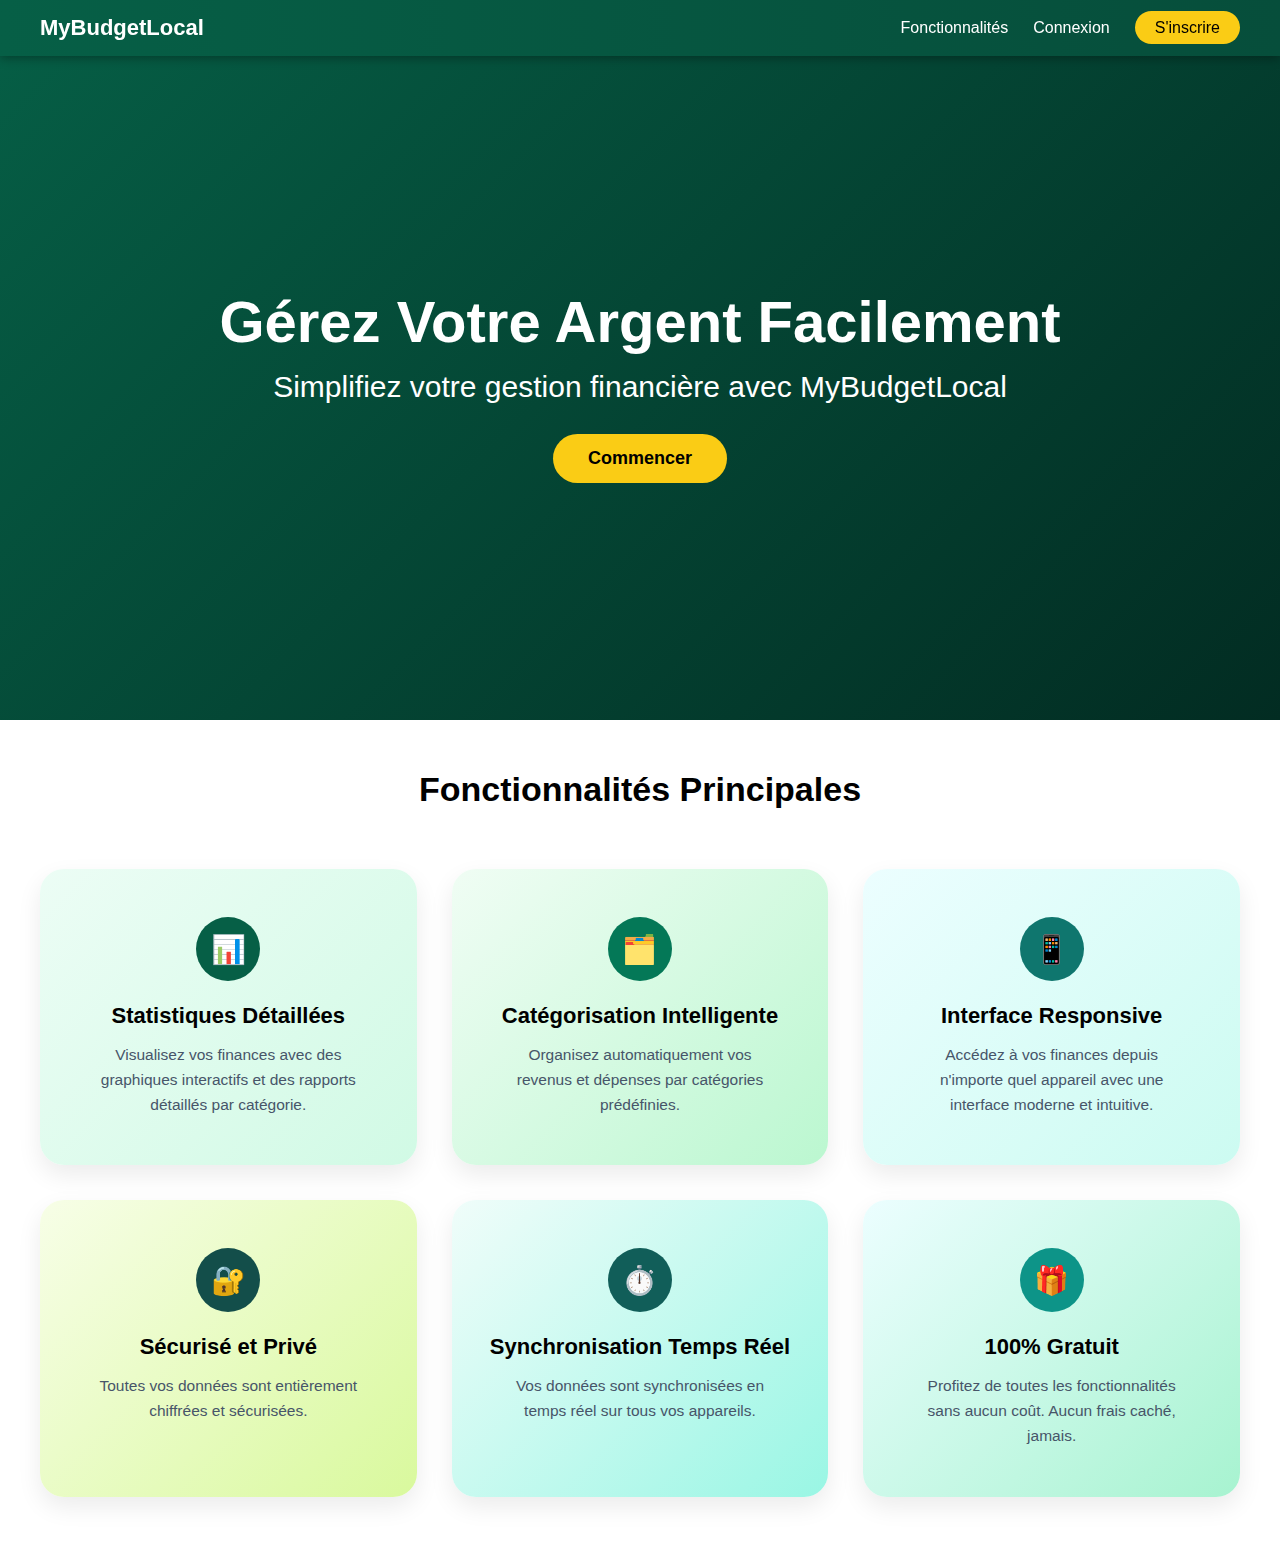
<file: index.html>
<!DOCTYPE html>
<html lang="fr">
<head>
    <meta charset="UTF-8" />
    <meta name="viewport" content="width=device-width, initial-scale=1.0" />
    <title>MyBudgetLocal - Accueil</title>
    <link rel="stylesheet" href="styles.css" />
     <link rel="icon" href="logo\logo.png">
</head>
<body>

    <!-- NAVBAR -->
    <nav class="navbar">
        <div class="logo">
            <span>MyBudgetLocal</span>
        </div>

        <ul>
            <li><a href="#features">Fonctionnalités</a></li>
          
            <li><a href="login.html">Connexion</a></li>
            <li><a href="signup.html" class="signup">S'inscrire</a></li>
        </ul>
    </nav>

    <!-- HERO -->
    <header class="hero">
        <h1>Gérez Votre Argent Facilement</h1>
        <p>Simplifiez votre gestion financière avec MyBudgetLocal</p>
        <a href="login.html" class="btn-start">Commencer</a>
    </header>

    <!-- FEATURES -->
    <section id="features" class="features-section">
        <h2>Fonctionnalités Principales</h2>

        <div class="features-grid">

            <div class="feature">
                <div class="icon icon-blue">📊</div>
                <h3>Statistiques Détaillées</h3>
                <p>Visualisez vos finances avec des graphiques interactifs et des rapports détaillés par catégorie.</p>
            </div>

            <div class="feature">
                <div class="icon icon-green">🗂️</div>
                <h3>Catégorisation Intelligente</h3>
                <p>Organisez automatiquement vos revenus et dépenses par catégories prédéfinies.</p>
            </div>

            <div class="feature">
                <div class="icon icon-purple">📱</div>
                <h3>Interface Responsive</h3>
                <p>Accédez à vos finances depuis n'importe quel appareil avec une interface moderne et intuitive.</p>
            </div>

            <div class="feature">
                <div class="icon icon-red">🔐</div>
                <h3>Sécurisé et Privé</h3>
                <p>Toutes vos données sont entièrement chiffrées et sécurisées.</p>
            </div>

            <div class="feature">
                <div class="icon icon-orange">⏱️</div>
                <h3>Synchronisation Temps Réel</h3>
                <p>Vos données sont synchronisées en temps réel sur tous vos appareils.</p>
            </div>

            <div class="feature">
                <div class="icon icon-yellow">🎁</div>
                <h3>100% Gratuit</h3>
                <p>Profitez de toutes les fonctionnalités sans aucun coût. Aucun frais caché, jamais.</p>
            </div>

        </div>
    </section>

    <script src="script.js"></script>
</body>
</html>
</file>
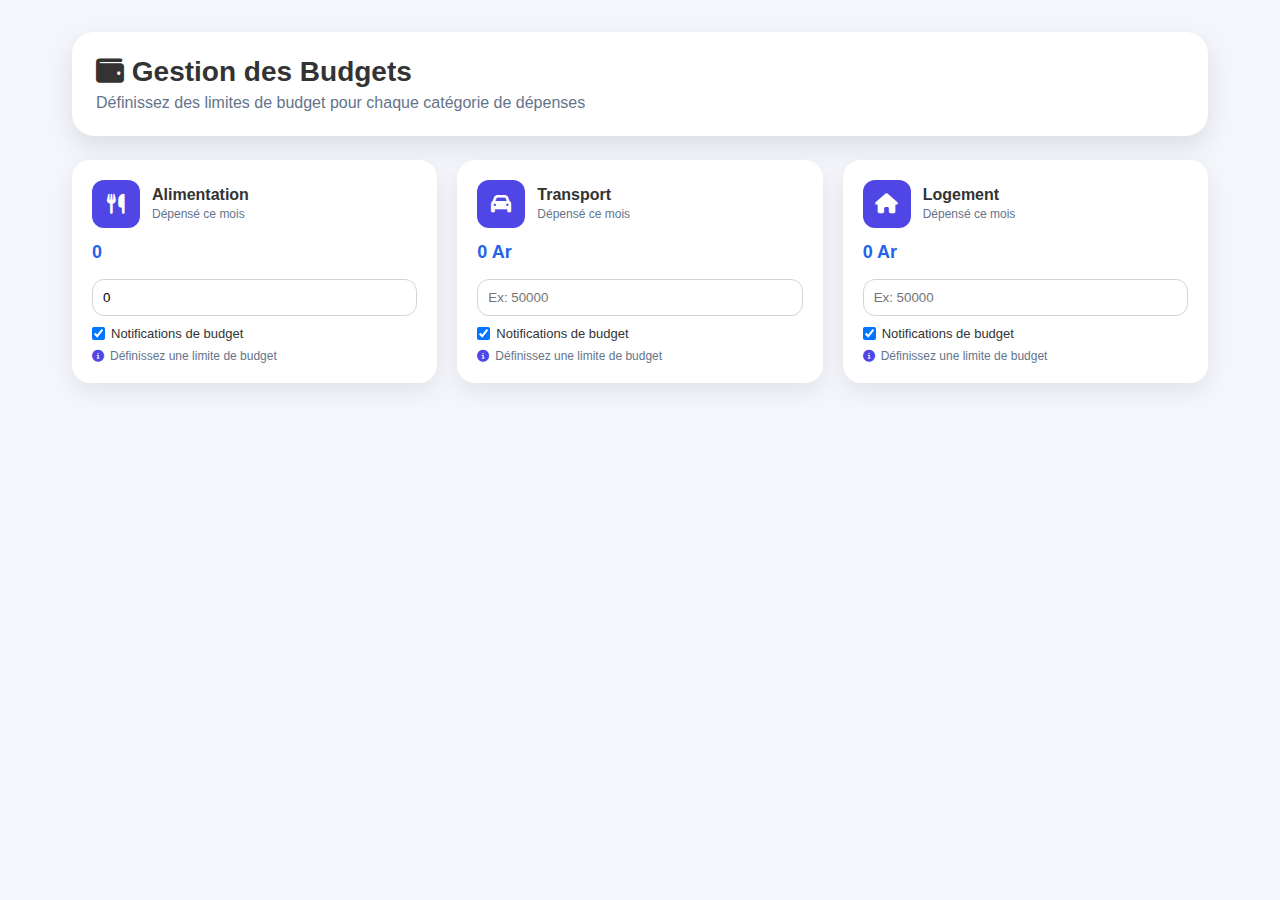
<file: budget.html>
<!DOCTYPE html>
<html lang="fr">
<head>
  <meta charset="UTF-8">
  <title>Gestion du Budget</title>
  <meta name="viewport" content="width=device-width, initial-scale=1.0">
  <link rel="stylesheet" href="budget.css">
  <link rel="icon" href="logo/logo.png">
  <link href="https://cdnjs.cloudflare.com/ajax/libs/font-awesome/6.5.0/css/all.min.css" rel="stylesheet">
</head>
<body>

<main class="container">

  <!-- HEADER -->
  <section class="page-header">
    <div>
      <h1><i class="fa-solid fa-wallet"></i> Gestion des Budgets</h1>
      <p>Définissez des limites de budget pour chaque catégorie de dépenses</p>
    </div>
  </section>

  <!-- CARDS BUDGET -->
  <section class="budget-cards">

    <!-- Exemple card -->
    <div class="budget-card" id="alimentationCard">
      <div class="card-header">
        <div class="icon"><i class="fa-solid fa-utensils"></i></div>
        <div class="title"><strong>Alimentation</strong><br><small>Dépensé ce mois</small></div>
      </div>
      <div class="card-body">
        <div class="spent" id="alimentationSpent">0 Ar</div>
        <input type="number" id="alimentationLimit" placeholder="Ex: 50000">
        <label>
          <input type="checkbox" id="alimentationNotif" checked> Notifications de budget
        </label>
        <div class="info"><i class="fa-solid fa-circle-info"></i> Définissez une limite de budget</div>
      </div>
    </div>

    <div class="budget-card" id="transportCard">
      <div class="card-header">
        <div class="icon"><i class="fa-solid fa-car"></i></div>
        <div class="title"><strong>Transport</strong><br><small>Dépensé ce mois</small></div>
      </div>
      <div class="card-body">
        <div class="spent" id="transportSpent">0 Ar</div>
        <input type="number" id="transportLimit" placeholder="Ex: 50000">
        <label>
          <input type="checkbox" id="transportNotif" checked> Notifications de budget
        </label>
        <div class="info"><i class="fa-solid fa-circle-info"></i> Définissez une limite de budget</div>
      </div>
    </div>

    <div class="budget-card" id="logementCard">
      <div class="card-header">
        <div class="icon"><i class="fa-solid fa-house"></i></div>
        <div class="title"><strong>Logement</strong><br><small>Dépensé ce mois</small></div>
      </div>
      <div class="card-body">
        <div class="spent" id="logementSpent">0 Ar</div>
        <input type="number" id="logementLimit" placeholder="Ex: 50000">
        <label>
          <input type="checkbox" id="logementNotif" checked> Notifications de budget
        </label>
        <div class="info"><i class="fa-solid fa-circle-info"></i> Définissez une limite de budget</div>
      </div>
    </div>

  </section>

</main>

<script src="budget.js"></script>
</body>
</html>
</file>
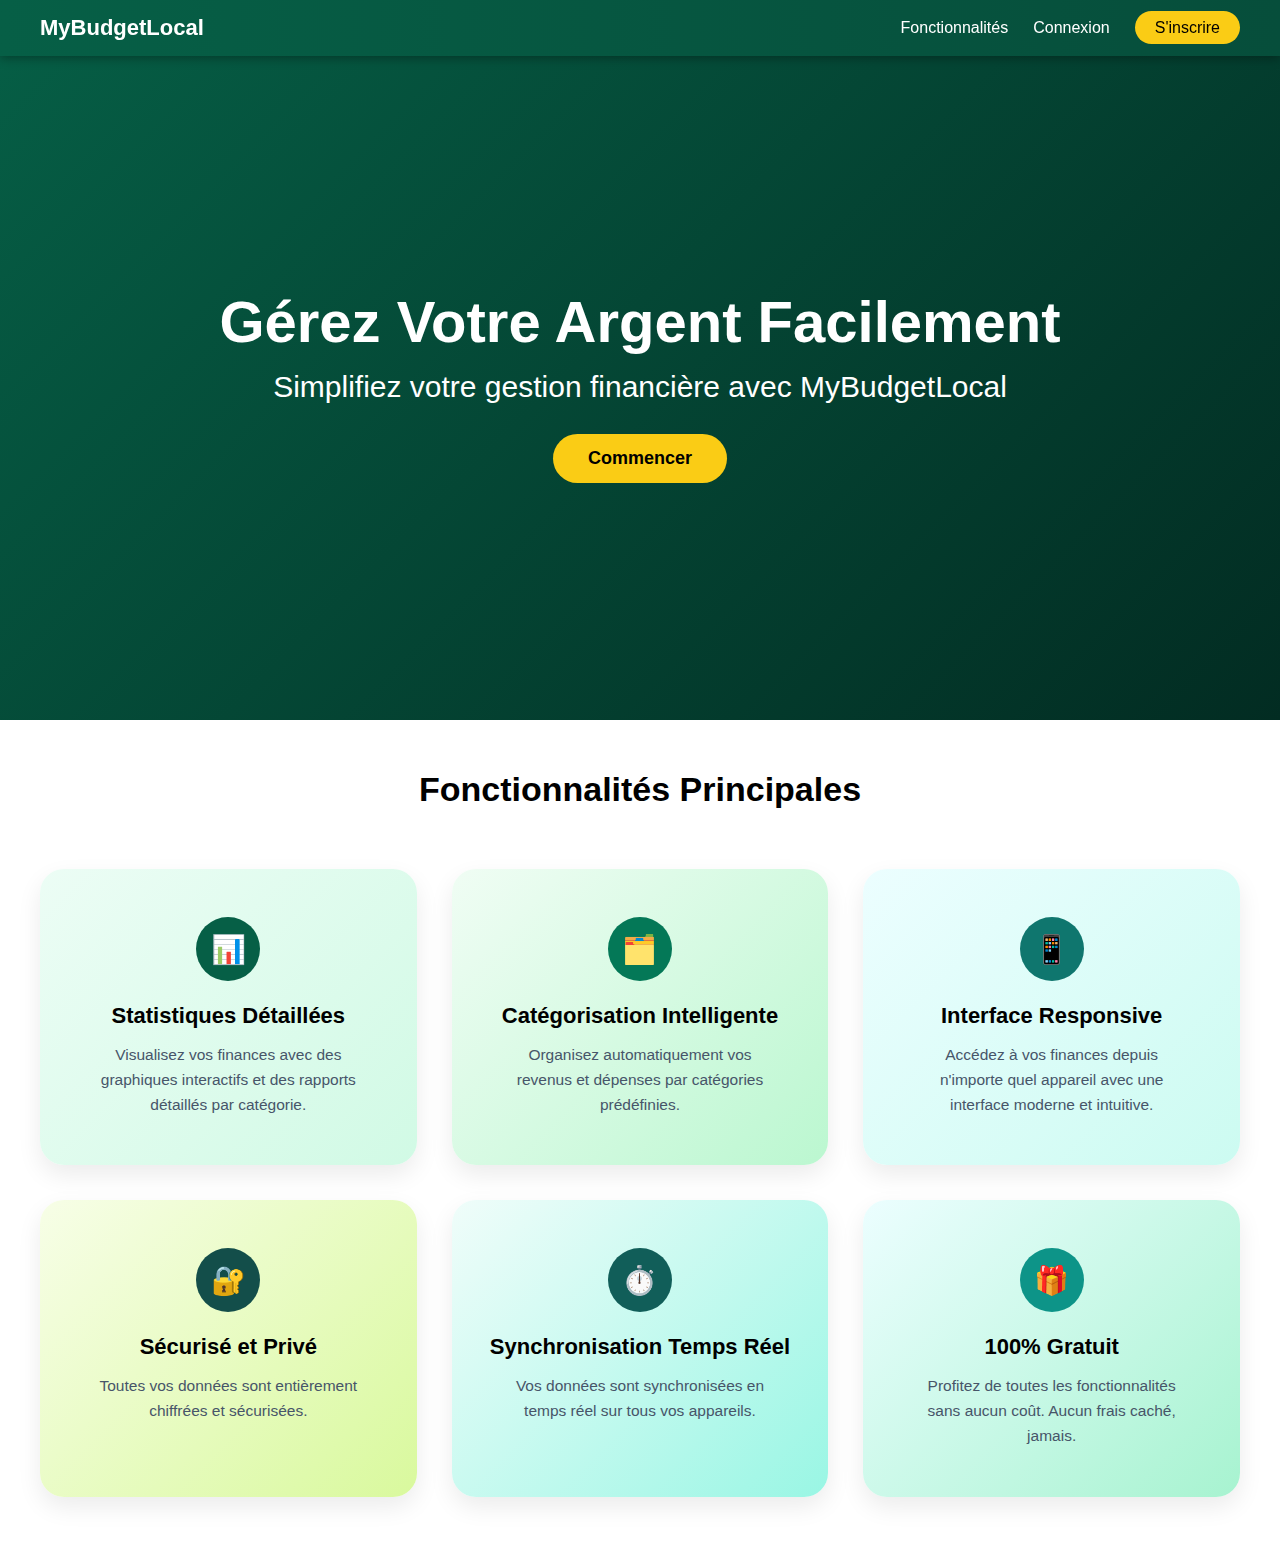
<file: home.html>
<!DOCTYPE html>
<html lang="fr">
<head>
    <meta charset="UTF-8" />
    <meta name="viewport" content="width=device-width, initial-scale=1.0" />
    <title>MyBudgetLocal - Accueil</title>
    <link rel="stylesheet" href="styles.css" />
</head>
<body>

    <!-- NAVBAR -->
    <nav class="navbar">
        <div class="logo">
            <span>MyBudgetLocal</span>
        </div>

        <ul>
            <li><a href="#features">Fonctionnalités</a></li>
          
            <li><a href="index.html">Connexion</a></li>
            <li><a href="signup.html" class="signup">S'inscrire</a></li>
        </ul>
    </nav>

    <!-- HERO -->
    <header class="hero">
        <h1>Gérez Votre Argent Facilement</h1>
        <p>Simplifiez votre gestion financière avec MyBudgetLocal</p>
        <a href="index.html" class="btn-start">Commencer</a>
    </header>

    <!-- FEATURES -->
    <section id="features" class="features-section">
        <h2>Fonctionnalités Principales</h2>

        <div class="features-grid">

            <div class="feature">
                <div class="icon icon-blue">📊</div>
                <h3>Statistiques Détaillées</h3>
                <p>Visualisez vos finances avec des graphiques interactifs et des rapports détaillés par catégorie.</p>
            </div>

            <div class="feature">
                <div class="icon icon-green">🗂️</div>
                <h3>Catégorisation Intelligente</h3>
                <p>Organisez automatiquement vos revenus et dépenses par catégories prédéfinies.</p>
            </div>

            <div class="feature">
                <div class="icon icon-purple">📱</div>
                <h3>Interface Responsive</h3>
                <p>Accédez à vos finances depuis n'importe quel appareil avec une interface moderne et intuitive.</p>
            </div>

            <div class="feature">
                <div class="icon icon-red">🔐</div>
                <h3>Sécurisé et Privé</h3>
                <p>Toutes vos données sont entièrement chiffrées et sécurisées.</p>
            </div>

            <div class="feature">
                <div class="icon icon-orange">⏱️</div>
                <h3>Synchronisation Temps Réel</h3>
                <p>Vos données sont synchronisées en temps réel sur tous vos appareils.</p>
            </div>

            <div class="feature">
                <div class="icon icon-yellow">🎁</div>
                <h3>100% Gratuit</h3>
                <p>Profitez de toutes les fonctionnalités sans aucun coût. Aucun frais caché, jamais.</p>
            </div>

        </div>
    </section>

    <script src="script.js"></script>
</body>
</html>
</file>
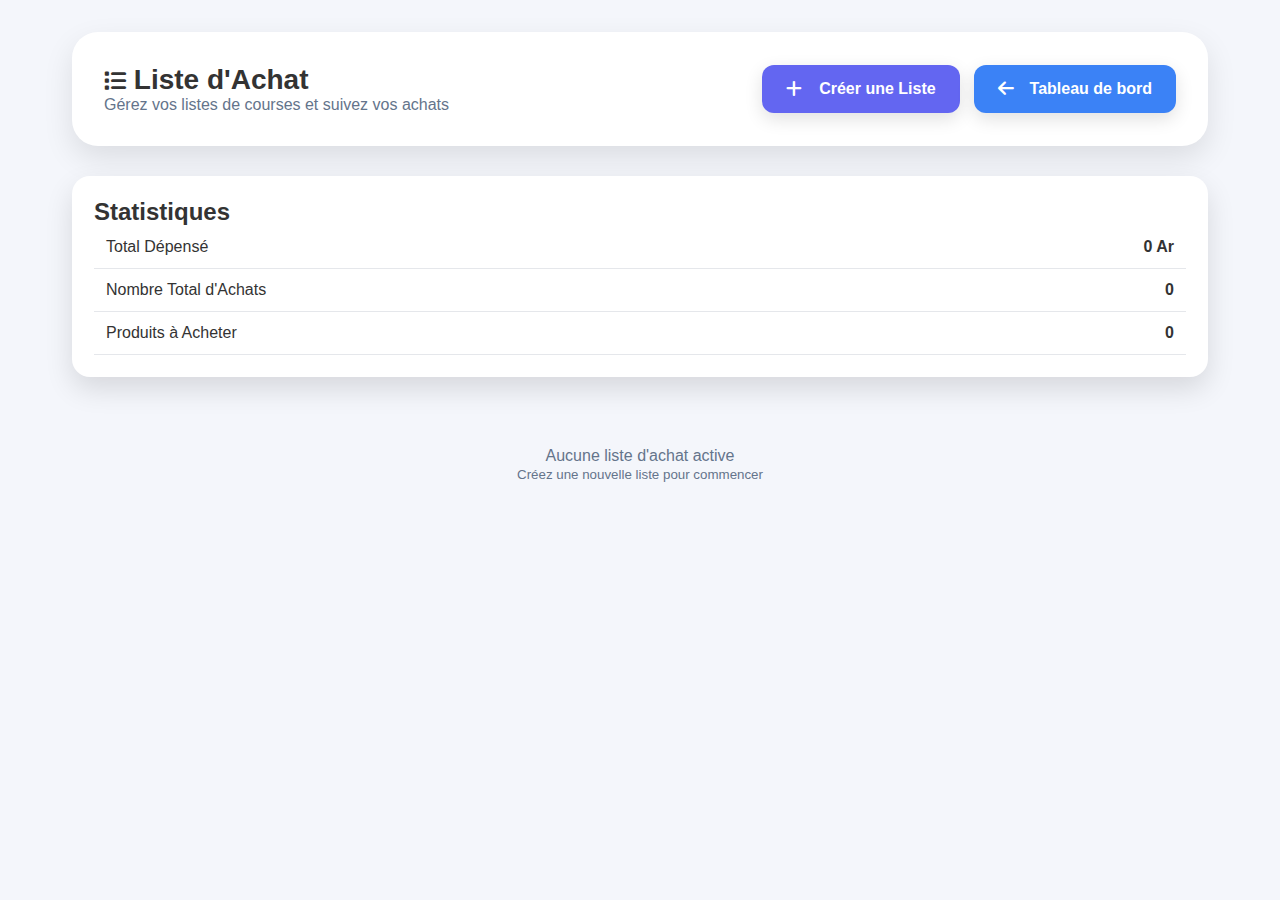
<file: liste-acaht.html>
<!DOCTYPE html>
<html lang="fr">
<head>
  <meta charset="UTF-8">
  <title>Liste d'Achat</title>
  <meta name="viewport" content="width=device-width, initial-scale=1.0">
  <link href="https://cdnjs.cloudflare.com/ajax/libs/font-awesome/6.5.0/css/all.min.css" rel="stylesheet">
  <link rel="stylesheet" href="style.css">
</head>
<body>

<main class="container">

  <!-- HEADER -->
  <section class="page-header">
    <div class="header-left">
      <h1><i class="fa-solid fa-list"></i> Liste d'Achat </h1>
      <p>Gérez vos listes de courses et suivez vos achats</p>
    </div>

    <div class="header-actions">
      <button class="btn indigo" onclick="createList()">
        <i class="fa-solid fa-plus"></i> Créer une Liste
      </button>

      <a href="dashboard.html" class="btn blue">
        <i class="fa-solid fa-arrow-left"></i> Tableau de bord
      </a>
    </div>
  </section>

  <!-- STATISTIQUES -->
  <section class="budget-summary">
    <h2>Statistiques</h2>
    <table>
      <tbody>
        <tr>
          <td>Total Dépensé</td>
          <td id="totalSpent">0.00 Ar</td>
        </tr>
        <tr>
          <td>Nombre Total d'Achats</td>
          <td id="totalItems">0</td>
        </tr>
        <tr>
          <td>Produits à Acheter</td>
          <td id="pendingItems">0</td>
        </tr>
      </tbody>
    </table>
  </section>

  <!-- LISTE DES ACHATS -->
  <section id="listsContainer" class="budget-cards">
    <div class="empty-list">
      <p>Aucune liste d'achat active</p>
      <small>Créez une nouvelle liste pour commencer</small>
    </div>
  </section>

</main>

<script src="liste_achat.js"></script>
</body>
</html>
</file>
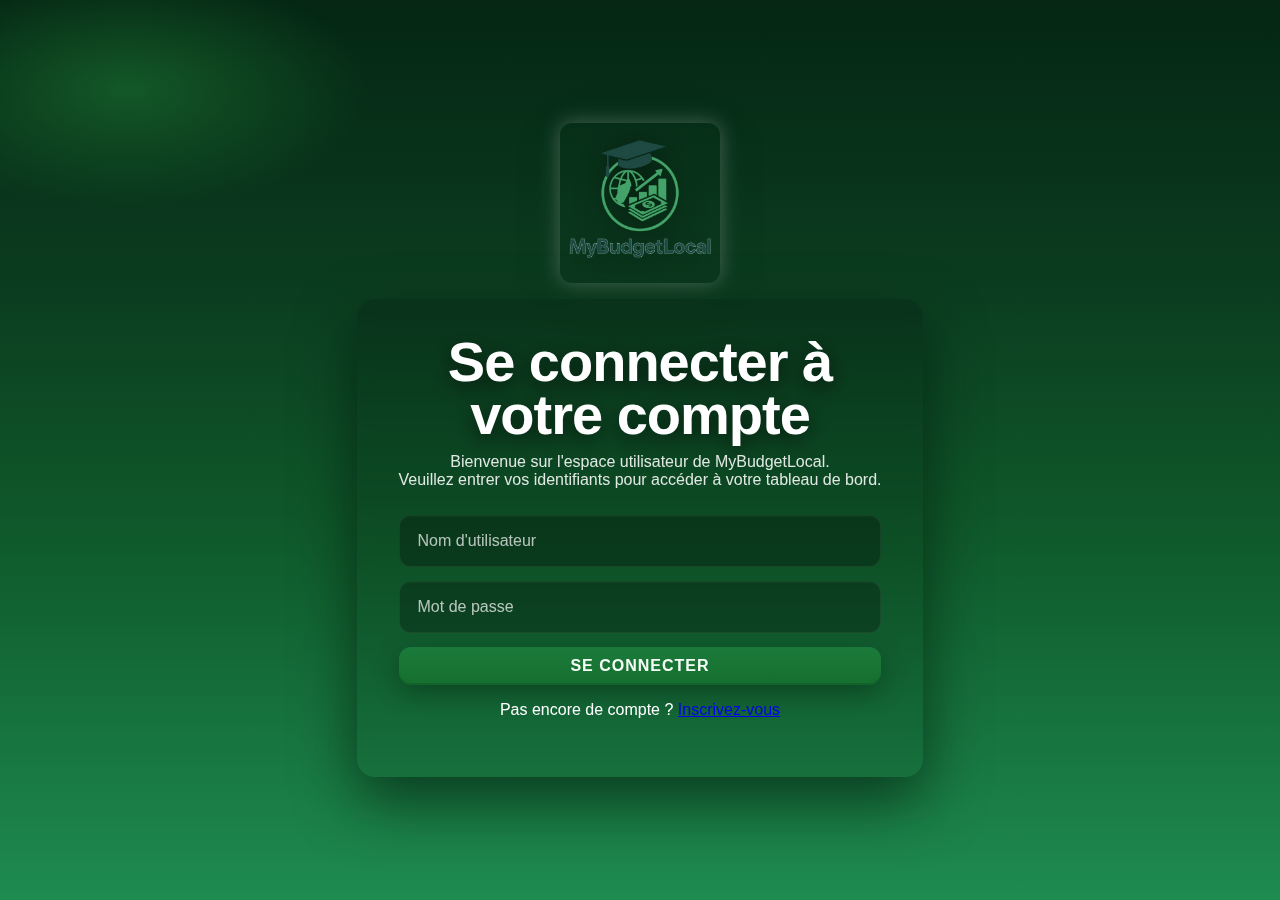
<file: login.html>
<!DOCTYPE html>
<html lang="fr">
<head>
  <meta charset="UTF-8" />
  <meta name="viewport" content="width=device-width, initial-scale=1.0"/>
  <title>MyBudgetLocal - Connexion</title>
  <link rel="stylesheet" href="auth.css" />
    <link rel="icon" href="logo\logo.png">
</head>
<body class="index-page">

  <div class="auth-wrapper">
    <div class="logo-top">
      <img src="logo\logo.png" alt="Logo MyBudgetLocal" class="main-logo">
    </div>

    <div class="auth-card">
      <h1 class="big-title">Se connecter à<br>votre compte</h1>
      <p class="subtitle">Bienvenue sur l'espace utilisateur de MyBudgetLocal.<br>Veuillez entrer vos identifiants pour accéder à votre tableau de bord.</p>

      <form id="loginForm" class="auth-form" novalidate>
        <input type="text" id="loginName" placeholder="Nom d'utilisateur" required autocomplete="username">
        <input type="password" id="loginPass" placeholder="Mot de passe" required autocomplete="current-password">
        <button type="submit" class="btn primary-btn">SE CONNECTER</button>
      </form>

      <p class="switch-auth">
        Pas encore de compte ? <a href="signup.html">Inscrivez-vous</a>
      </p>
    </div>
  </div>

  <script src="auth.js"></script>
</body>
</html>
</file>
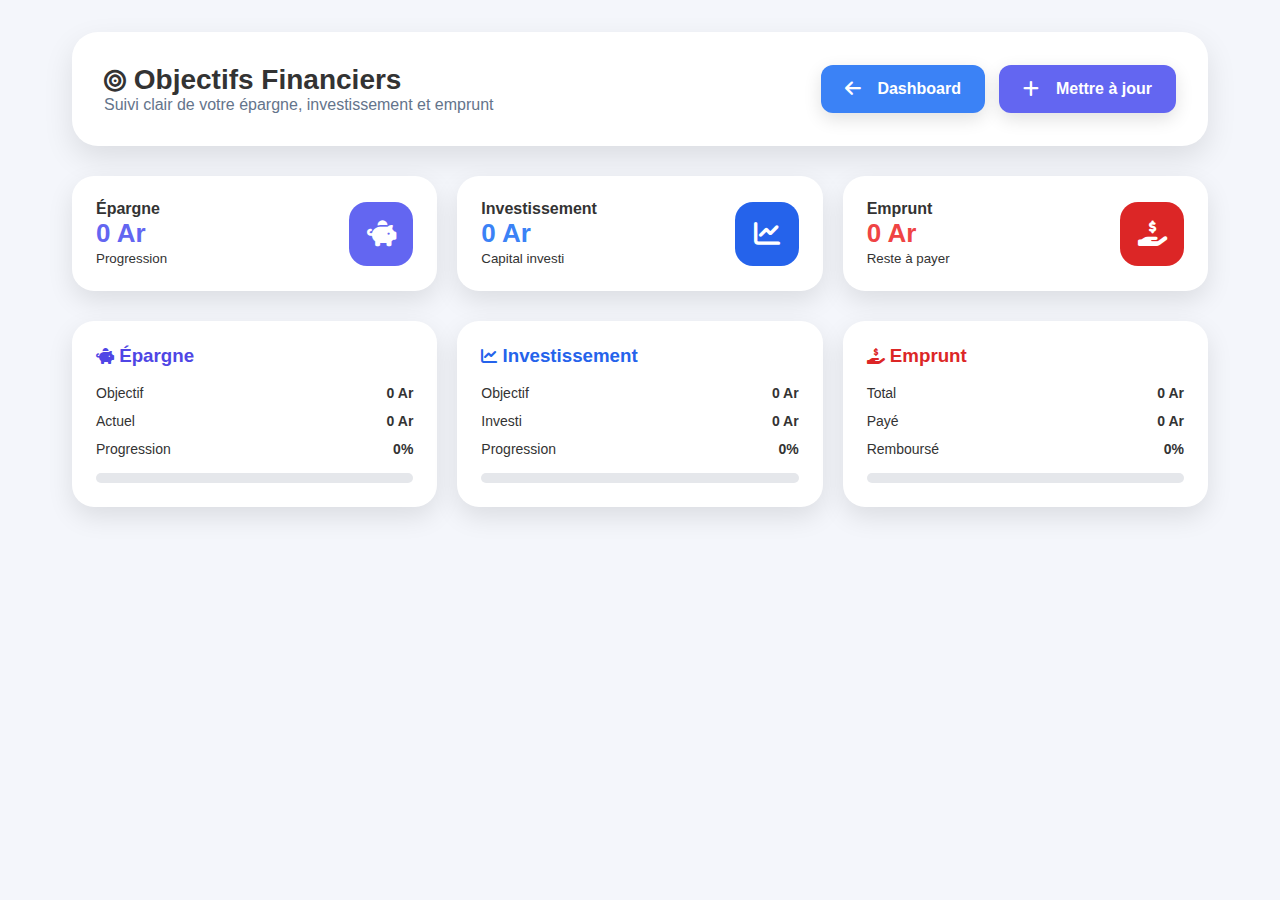
<file: objectifs.html>
<!DOCTYPE html>
<html lang="fr">
<head>
  <meta charset="UTF-8">
  <title>Objectifs Financiers</title>
  <meta name="viewport" content="width=device-width, initial-scale=1.0">

  <link rel="stylesheet" href="style.css">
  <link rel="icon" href="logo/logo.png">
  <link href="https://cdnjs.cloudflare.com/ajax/libs/font-awesome/6.5.0/css/all.min.css" rel="stylesheet">
</head>

<body>

<main class="container">

  <!-- HEADER -->
  <section class="page-header">
    <div>
      <h1><i class="fa-solid fa-bullseye"></i> Objectifs Financiers</h1>
      <p>Suivi clair de votre épargne, investissement et emprunt</p>
    </div>

    <div class="header-actions">
      <a href="dashboard.html" class="btn blue">
        <i class="fa-solid fa-arrow-left"></i> Dashboard
      </a>
      <button class="btn indigo" id="addObjectifBtn">
        <i class="fa-solid fa-plus"></i> Mettre à jour
      </button>
    </div>
  </section>
<!-- Modal -->
<div id="updateModal" class="modal">
  <div class="modal-content">
    <span class="close">&times;</span>
    <h2>Mettre à jour les objectifs</h2>
    <form id="updateForm">
      <div class="form-group">
        <label>Épargne - Objectif</label>
        <input type="number" id="epargneCibleInput" min="0">
      </div>
      <div class="form-group">
        <label>Épargne - Actuel</label>
        <input type="number" id="epargneActuelInput" min="0">
      </div>
      <div class="form-group">
        <label>Investissement - Objectif</label>
        <input type="number" id="investCibleInput" min="0">
      </div>
      <div class="form-group">
        <label>Investissement - Actuel</label>
        <input type="number" id="investActuelInput" min="0">
      </div>
      <div class="form-group">
        <label>Emprunt - Total</label>
        <input type="number" id="empruntCibleInput" min="0">
      </div>
      <div class="form-group">
        <label>Emprunt - Payé</label>
        <input type="number" id="empruntActuelInput" min="0">
      </div>
      <div class="modal-buttons">
        <button type="submit" class="btn indigo">Valider</button>
        <button type="button" class="btn red close-btn">Annuler</button>
      </div>
    </form>
  </div>
</div>

  <!-- STATS (3 ambony) -->
  <section class="stats">
    <div class="stat-card">
      <div>
        <h4>Épargne</h4>
        <div class="value indigo" id="epargneTotal">0 Ar</div>
        <small>Progression</small>
      </div>
      <div class="stat-icon bg-indigo">
        <i class="fa-solid fa-piggy-bank"></i>
      </div>
    </div>

    <div class="stat-card">
      <div>
        <h4>Investissement</h4>
        <div class="value blue" id="investTotal">0 Ar</div>
        <small>Capital investi</small>
      </div>
      <div class="stat-icon bg-blue">
        <i class="fa-solid fa-chart-line"></i>
      </div>
    </div>

    <div class="stat-card">
      <div>
        <h4>Emprunt</h4>
        <div class="value red" id="empruntTotal">0 Ar</div>
        <small>Reste à payer</small>
      </div>
      <div class="stat-icon bg-red">
        <i class="fa-solid fa-hand-holding-dollar"></i>
      </div>
    </div>
  </section>

  <!-- TABLEAUX (3 ambany) -->
  <section class="objectifs-tables">
    <div class="objectif-card">
      <h3 class="text-indigo"><i class="fa-solid fa-piggy-bank"></i> Épargne</h3>
      <table>
        <tr><td>Objectif</td><td id="epargneCible">0 Ar</td></tr>
        <tr><td>Actuel</td><td id="epargneActuel">0 Ar</td></tr>
        <tr><td>Progression</td><td id="epargnePct">0%</td></tr>
      </table>
      <div class="progress"><div class="bar indigo" id="epargneBar"></div></div>
    </div>

    <div class="objectif-card">
      <h3 class="text-blue"><i class="fa-solid fa-chart-line"></i> Investissement</h3>
      <table>
        <tr><td>Objectif</td><td id="investCible">0 Ar</td></tr>
        <tr><td>Investi</td><td id="investActuel">0 Ar</td></tr>
        <tr><td>Progression</td><td id="investPct">0%</td></tr>
      </table>
      <div class="progress"><div class="bar blue" id="investBar"></div></div>
    </div>

    <div class="objectif-card">
      <h3 class="text-red"><i class="fa-solid fa-hand-holding-dollar"></i> Emprunt</h3>
      <table>
        <tr><td>Total</td><td id="empruntCible">0 Ar</td></tr>
        <tr><td>Payé</td><td id="empruntActuel">0 Ar</td></tr>
        <tr><td>Remboursé</td><td id="empruntPct">0%</td></tr>
      </table>
      <div class="progress"><div class="bar red" id="empruntBar"></div></div>
    </div>
  </section>

</main>

<script src="objectifs.js"></script>
</body>
</html>
</file>
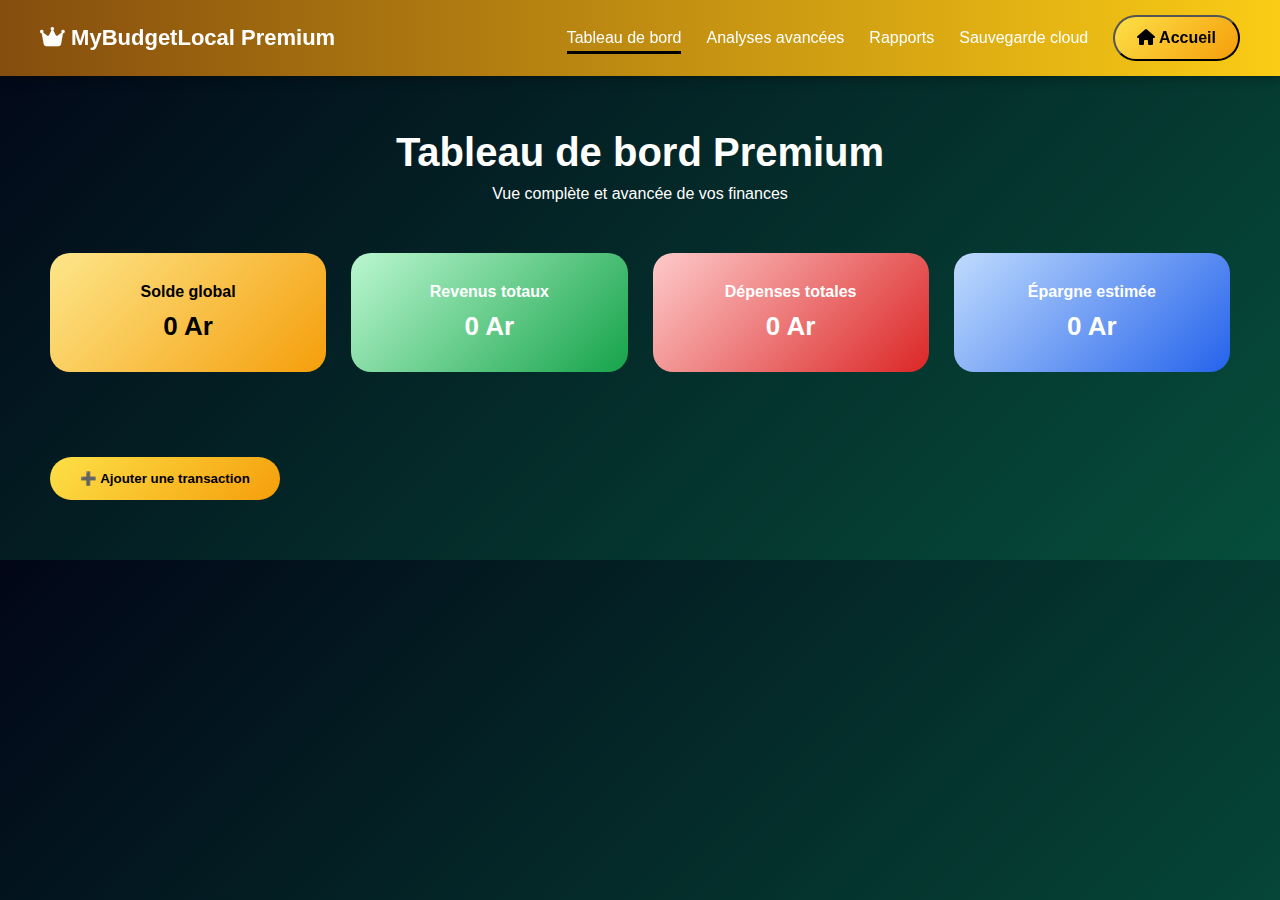
<file: premium-dashboard.html>
<!DOCTYPE html>
<html lang="fr">
<head>
    <meta charset="UTF-8">
    <title>MyBudgetLocal Premium – Tableau de bord</title>
    <meta name="viewport" content="width=device-width, initial-scale=1.0">

    <!-- CSS -->
    <link rel="stylesheet" href="styles.css">
 <link rel="icon" href="logo\logo.png">
    <!-- Icons -->
    <link href="https://cdnjs.cloudflare.com/ajax/libs/font-awesome/6.5.0/css/all.min.css" rel="stylesheet">
</head>
<body class="premium-dashboard">

<!-- ================= NAVBAR PREMIUM ================= -->
<nav class="navbar premium-navbar">
    <div class="logo">
        <i class="fa-solid fa-crown"></i> MyBudgetLocal Premium
    </div>

    <!-- Burger menu bouton (visible seulement mobile) -->
    <button class="burger-menu" id="burgerMenu">
        <i class="fa-solid fa-bars"></i>
    </button>

    <ul class="nav-links">
        <li><a href="#" class="nav-link active" data-section="dashboard">Tableau de bord</a></li>
        <li><a href="#" class="nav-link" data-section="analyses">Analyses avancées</a></li>
        <li><a href="#" class="nav-link" data-section="rapports">Rapports</a></li>
        <li><a href="#" class="nav-link" data-section="cloud">Sauvegarde cloud</a></li>
        <li>
            <button id="homeBtn" class="premium-badge">
                <i class="fa-solid fa-house"></i> Accueil
            </button>
        </li>
    </ul>
</nav>


<!-- ================= CONTENU ================= -->
<main class="premium-container">

    <!-- ===== DASHBOARD ===== -->
    <section class="premium-section active-section" id="dashboard">
        <div class="premium-header">
            <h1>Tableau de bord Premium</h1>
            <p>Vue complète et avancée de vos finances</p>
        </div>

        <div class="premium-stats">
            <div class="premium-stat-card gold">
                <h4>Solde global</h4>
                <span id="solde">0 Ar</span>
            </div>

            <div class="premium-stat-card green">
                <h4>Revenus totaux</h4>
                <span id="revenus">0 Ar</span>
            </div>

            <div class="premium-stat-card red">
                <h4>Dépenses totales</h4>
                <span id="depenses">0 Ar</span>
            </div>

            <div class="premium-stat-card blue">
                <h4>Épargne estimée</h4>
                <span id="epargne">0 Ar</span>
            </div>
        </div>

        <button class="premium-action" id="addTransaction">
            ➕ Ajouter une transaction
        </button>
    </section>

    <!-- ===== ANALYSES ===== -->
    <section class="premium-section" id="analyses">
        <h2>Analyses avancées</h2>
        <p>Analyse automatique de vos dépenses et revenus.</p>

  <button type="button" class="premium-action" id="analyseBtn">Générer une analyse</button>

<div id="analyseResult"></div>

    </section>

    <!-- ===== RAPPORTS ===== -->
    <section class="premium-section" id="rapports">
        <h2>Rapports financiers</h2>
        <p>Téléchargez vos rapports mensuels et annuels.</p>

        <button class="premium-action" id="reportBtn">
    Télécharger le rapport
</button>

<div id="reportResult"></div>

    </section>

    <!-- ===== CLOUD ===== -->
    <section class="premium-section" id="cloud">
        <h2>Sauvegarde cloud</h2>
       <p>
    Sauvegardez vos données financières afin de les récupérer
    automatiquement même après fermeture du navigateur.
</p>


       <button class="premium-action" id="cloudBtn">
    Synchroniser maintenant
</button>
<div class="cloud-features">
    <div class="cloud-card">
        <i class="fa-solid fa-cloud-arrow-up"></i>
        <h4>Sauvegarde sécurisée</h4>
        <p>Enregistre vos données financières.</p>
    </div>

    <div class="cloud-card">
        <i class="fa-solid fa-cloud-arrow-down"></i>
        <h4>Restauration automatique</h4>
        <p>Récupère vos données au démarrage.</p>
    </div>

    <div class="cloud-card">
        <i class="fa-solid fa-shield-halved"></i>
        <h4>Données protégées</h4>
        <p>Vos informations restent privées.</p>
    </div>
</div>

<p id="cloudStatus"></p>

    </section>

</main>

<!-- JS -->
<script src="premium.js"></script>
</body>
</html>
</file>
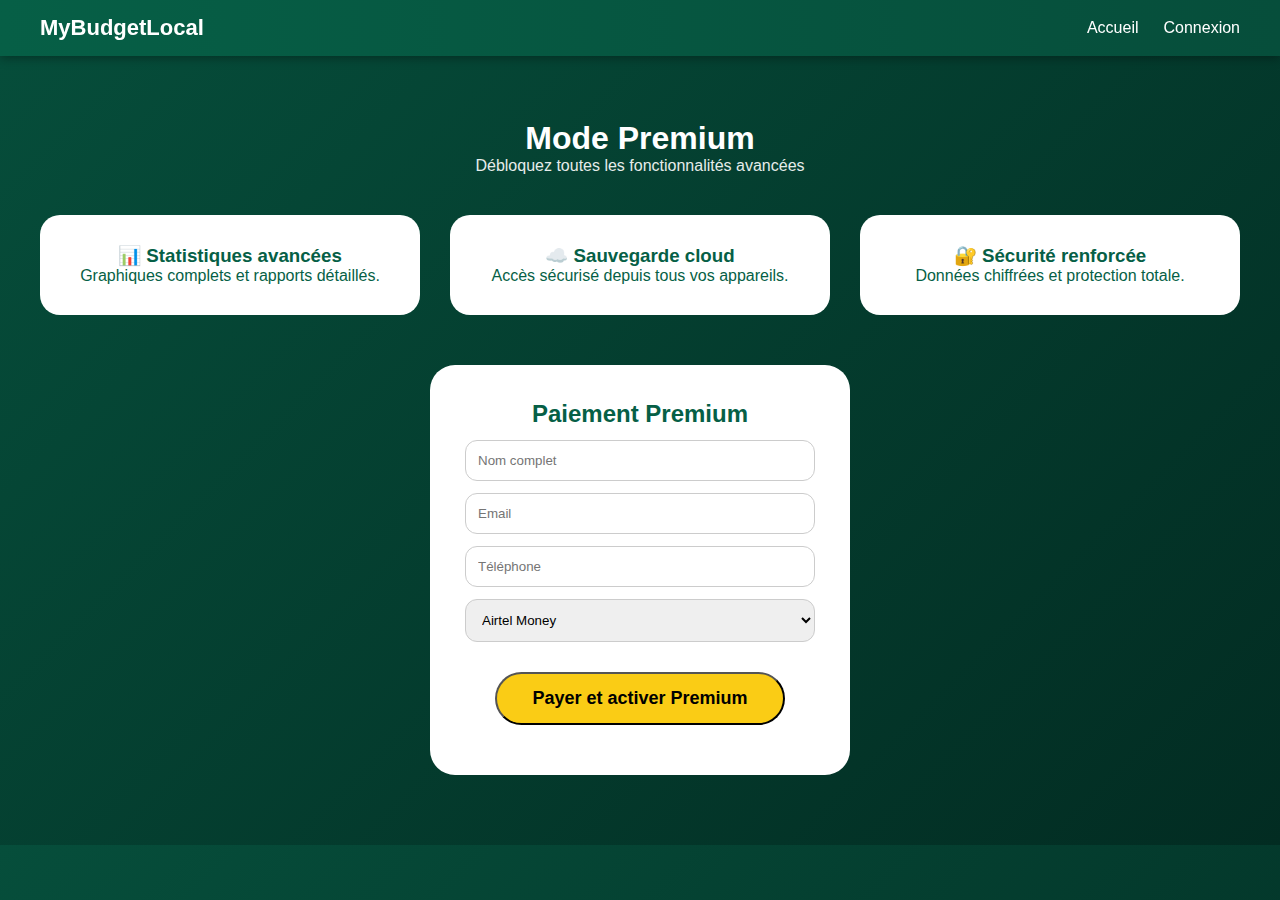
<file: premium.html>
<!DOCTYPE html>
<html lang="fr">
<head>
    <meta charset="UTF-8">
    <title>Mode Premium - MyBudgetLocal</title>
    <meta name="viewport" content="width=device-width, initial-scale=1.0">
    <link rel="stylesheet" href="styles.css">
      <link rel="icon" href="logo\logo.png">
</head>
<body>

<nav class="navbar">
    <div class="logo">MyBudgetLocal</div>
    <ul>
        <li><a href="index.html">Accueil</a></li>
        <li><a href="login.html">Connexion</a></li>
    </ul>
</nav>

<section class="premium-page">
    <h1>Mode Premium</h1>
    <p class="subtitle">Débloquez toutes les fonctionnalités avancées</p>

    <div class="premium-grid">
        <div class="premium-card">
            <h3>📊 Statistiques avancées</h3>
            <p>Graphiques complets et rapports détaillés.</p>
        </div>

        <div class="premium-card">
            <h3>☁️ Sauvegarde cloud</h3>
            <p>Accès sécurisé depuis tous vos appareils.</p>
        </div>

        <div class="premium-card">
            <h3>🔐 Sécurité renforcée</h3>
            <p>Données chiffrées et protection totale.</p>
        </div>
    </div>

    <!-- FORMULAIRE PAIEMENT -->
    <form id="premiumForm" class="premium-form">
        <h2>Paiement Premium</h2>

        <input type="text" placeholder="Nom complet" required>
        <input type="email" placeholder="Email" required>
        <input type="tel" placeholder="Téléphone" required>

        <select required>
            
            <option>Airtel Money</option>
            <option>Mvola</option>
            <option>Orange Money</option>
        </select>

        <button type="submit" class="btn-start">
            Payer et activer Premium
        </button>

        <p id="successMsg"></p>
    </form>
</section>

<script src="script.js"></script>
</body>
</html>
</file>
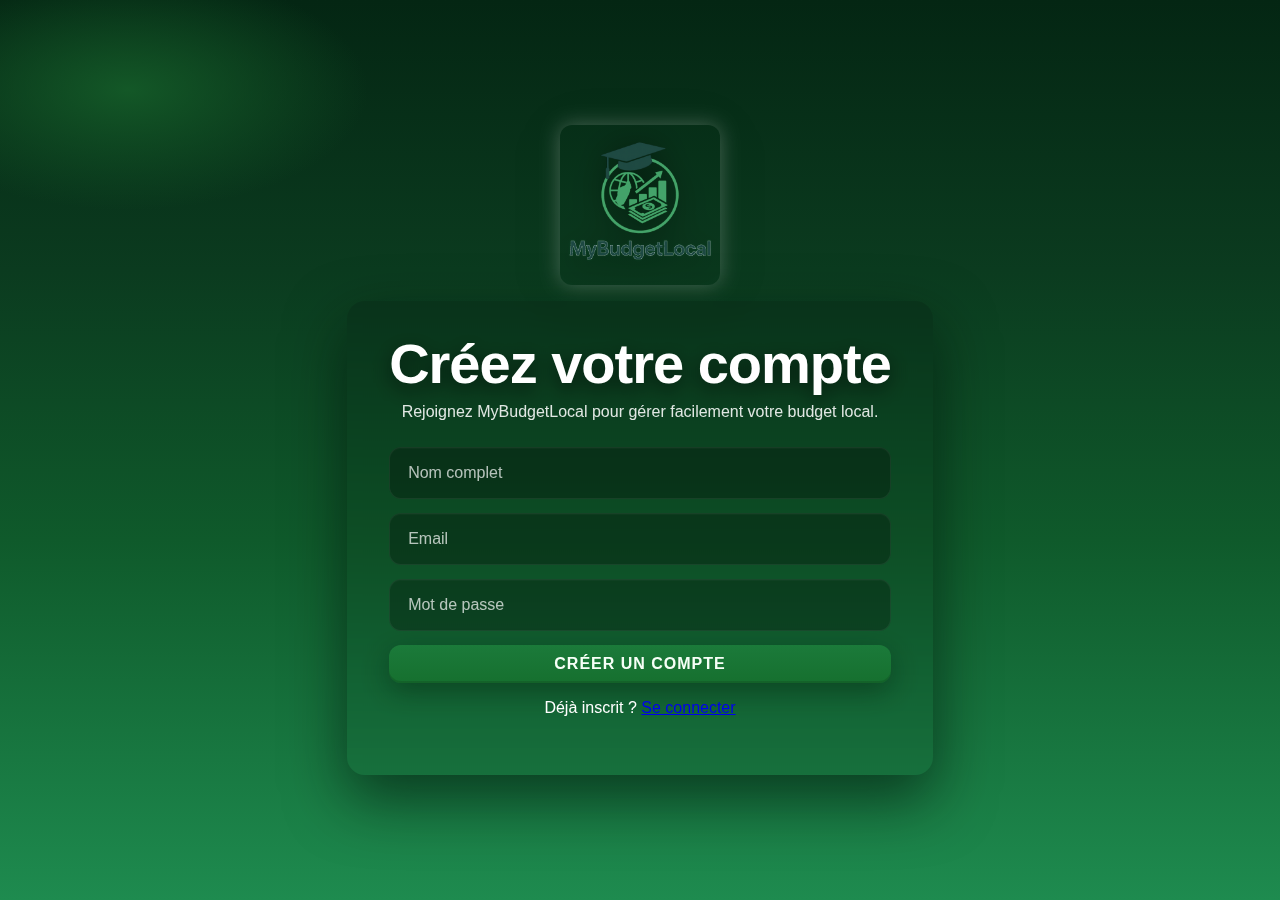
<file: signup.html>
<!DOCTYPE html>
<html lang="fr">
<head>
  <meta charset="UTF-8" />
  <meta name="viewport" content="width=device-width, initial-scale=1.0"/>
  <title>MyBudgetLocal - Inscription</title>
  <link rel="stylesheet" href="auth.css" />
    <link rel="icon" href="logo\logo.png">
</head>
<body class="signup-page">

  <div class="auth-wrapper">
    <div class="logo-top">
      <img src="logo\logo.png" alt="Logo MyBudgetLocal" class="main-logo">
    </div>

    <div class="auth-card">
      <h1 class="big-title">Créez votre compte</h1>
      <p class="subtitle">Rejoignez MyBudgetLocal pour gérer facilement votre budget local.</p>

      <form id="signupForm" class="auth-form" novalidate>
        <input type="text" id="signupName" placeholder="Nom complet" required autocomplete="name">
        <input type="email" id="signupEmail" placeholder="Email" required autocomplete="email">
        <input type="password" id="signupPass" placeholder="Mot de passe" required autocomplete="new-password">
        <button type="submit" class="btn primary-btn">CRÉER UN COMPTE</button>
      </form>

      <p class="switch-auth">
        Déjà inscrit ? <a href="index.html">Se connecter</a>
      </p>
    </div>
  </div>

  <script src="auth.js"></script>
</body>
</html>
</file>
<file: budget.css>
*{margin:0;padding:0;box-sizing:border-box;font-family:'Segoe UI',Arial,sans-serif;}
body{background:#f4f6fb;color:#333;}
.container{max-width:1200px;margin:auto;padding:32px;}
.page-header{background:#fff;padding:24px;border-radius:22px;box-shadow:0 10px 26px rgba(0,0,0,.1);}
.page-header h1{font-size:28px;margin-bottom:6px;}
.page-header p{color:#64748b;}

.budget-cards{display:grid;grid-template-columns:repeat(auto-fit,minmax(250px,1fr));gap:20px;margin-top:24px;}
.budget-card{background:#fff;padding:20px;border-radius:18px;box-shadow:0 8px 22px rgba(0,0,0,.08);}
.card-header{display:flex;align-items:center;gap:12px;margin-bottom:14px;}
.icon{width:48px;height:48px;background:#4f46e5;color:#fff;border-radius:12px;display:flex;align-items:center;justify-content:center;font-size:20px;}
.title strong{font-size:16px;}
.title small{color:#64748b;font-size:12px;}
.card-body input[type=number]{width:100%;padding:10px;margin:10px 0;border-radius:12px;border:1px solid #d1d5db;}
.card-body label{display:flex;align-items:center;gap:6px;font-size:13px;color:#333;}
.card-body .info{margin-top:8px;font-size:12px;color:#64748b;display:flex;align-items:center;gap:6px;}
.card-body .info i{color:#4f46e5;}

.spent{font-weight:700;font-size:18px;margin-bottom:6px;color:#2563eb;}
</file>
<file: style.css>
*{
  margin:0;
  padding:0;
  box-sizing:border-box;
  font-family:'Segoe UI',Roboto,Arial,sans-serif;
}
:root{
  --radius-lg: 26px;
  --radius-md: 18px;
  --shadow-soft: 0 12px 30px rgba(0,0,0,.08);
  --shadow-hover: 0 28px 60px rgba(0,0,0,.16);
  --blur-bg: blur(14px);
}

body{
  background:#f4f6fb;
  color:#333;
}

/* NAVBAR */
.navbar{
  height:78px;
  position:sticky;
  top:0;
  z-index:1000; /* 🔥 important */
  backdrop-filter: blur(12px);
  background:linear-gradient(90deg,#5b5ce2dd,#7c3aeddd,#9333eadd);
  display:flex;
  align-items:center;
  justify-content:space-between;
  padding:0 32px;
  color:#fff;
  box-shadow:0 8px 25px rgba(0,0,0,.18);
}

.logo{
  display:flex;
  align-items:center;
  gap:10px;
  font-size:22px;
  font-weight:700;
}

.nav-center a{
  padding:10px 14px;
  border-radius:14px;
  transition:.3s ease;
}

.nav-center a.active,
.nav-center a:hover{
  background:rgba(79,70,229,.25);
}

.nav-right{
  display:flex;
  align-items:center;
  gap:18px;
}

.btn-add{
  background:#22c55e;
  border:none;
  padding:10px 18px;
  border-radius:12px;
  color:#fff;
  font-weight:600;
}

/* CONTAINER */
.container{
  max-width:1300px;
  margin:auto;
  padding:48px;
}

/* HEADER */
.header-card{
  background:#fff;
  padding:32px;

  display:flex;
  justify-content:space-between;
  align-items:center;
  border-radius:var(--radius-lg);
  background:linear-gradient(135deg,#ffffff,#f8fafc);
  box-shadow:var(--shadow-soft);
}
.header-card h1{
  font-size:28px;
}

.header-card p{
  color:#64748b;
}
/* STATS */
.stats{
  display:grid;
  grid-template-columns:repeat(auto-fit,minmax(260px,1fr));
  gap:28px;
  margin-top:36px;
}

.stat-card{
  background:#fff;
  padding:26px;
  display:flex;
  justify-content:space-between;
  align-items:center;
  border-radius:var(--radius-md);
  box-shadow:var(--shadow-soft);
  transition:.35s ease;
}
.stat-card:hover{
  transform:translateY(-6px);
  box-shadow:var(--shadow-hover);
}

.value{
  font-size:26px;
  font-weight:700;
}
/* COLORS */
.text-green{color:#16a34a}
.text-red{color:#dc2626}
.bg-green{background:#22c55e}
.bg-red{background:#ef4444}
.bg-blue{background:#3b82f6}
.bg-pink{background:#f472b6}

/* CHARTS */
.dashboard-charts{
  display:grid;
  grid-template-columns:1fr 1fr;
  gap:28px;
  margin-top:32px;
}

.chart-card{
  background:#fff;
  padding:22px 26px;
  height:420px;
  display:flex;
  flex-direction:column;
   border-radius:var(--radius-lg);
  box-shadow:var(--shadow-soft);
  background:linear-gradient(180deg,#ffffff,#f9fafb);
}
.chart-header h3{
  font-size:18px;
}
.chart-header h3 i{
  font-size:20px;
  margin-right:8px;
  color:#6366f1;
}

.chart-header{
  display:flex;
  justify-content:space-between;
  align-items:center;
}

.chart-body{
  flex:1;
  position:relative;
  margin-top:12px;
}

.expand{
  font-size:14px;
  color:#6366f1;
  cursor:pointer;
}
/* ================= SECTIONS BAS ================= */
.bottom-sections{
  display:grid;
  grid-template-columns:2fr 1fr;
  gap:28px;
  margin-top:36px;
}

.bottom-card{
  background:#fff;
  border-radius:22px;
  padding:26px;
  box-shadow:0 14px 32px rgba(0,0,0,.1);
  height:420px;
  display:flex;
  flex-direction:column;
}

.bottom-header{
  display:flex;
  justify-content:space-between;
  align-items:center;
}

.bottom-body{
  flex:1;
  position:relative;
  margin-top:14px;
}
.bottom-card,
.last-card{
  border-radius:var(--radius-lg);
  box-shadow:var(--shadow-soft);
  background:linear-gradient(180deg,#ffffff,#f8fafc);
}


/* ACTIONS RAPIDES */
.quick-actions{
  display:grid;
  grid-template-columns:1fr 1fr;
  gap:16px;
  margin:18px 0;
}

.qa{
  border:none;
  padding:14px;
  border-radius:14px;
  font-weight:600;
  color:#fff;
  cursor:pointer;
}
.qa i{
  font-size:18px;
  margin-right:6px;
}

.qa.green{background:#22c55e}
.qa.pink{background:#ec4899}
.qa.blue{background:#3b82f6}
.qa.purple{background:#8b5cf6}

/* QUICK STATS */
.quick-stats{
  display:grid;
  grid-template-columns:1fr 1fr;
  gap:16px;
  margin-top:14px;
}

.qs{
  padding:18px;
  border-radius:16px;
  text-align:center;
}

.qs.green{background:#ecfdf5;color:#16a34a}
.qs.red{background:#fef2f2;color:#dc2626}

.qs strong{
  font-size:26px;
  display:block;
}
/* ================= DERNIÈRES SECTIONS ================= */
.last-sections{
  display:grid;
  grid-template-columns:1fr 1fr;
  gap:28px;
  margin-top:36px;
}

.last-card{
  background:#fff;
  border-radius:24px;
  padding:28px;
  box-shadow:0 16px 36px rgba(0,0,0,.12);
  min-height:420px;
  display:flex;
  flex-direction:column;
}

.last-header{
  display:flex;
  justify-content:space-between;
  align-items:center;
  margin-bottom:20px;
}

.last-header h3{
  font-size:20px;
  display:flex;
  align-items:center;
  gap:10px;
}

.see-all{
  text-decoration:none;
  font-weight:600;
}

/* EMPTY STATE */
.empty-state{
  flex:1;
  display:flex;
  flex-direction:column;
  align-items:center;
  justify-content:center;
  text-align:center;
  padding:20px;
}

.empty-icon{
  width:100px;
  height:100px;
  border-radius:50%;
  display:flex;
  align-items:center;
  justify-content:center;
  font-size:38px;
  margin-bottom:18px;
}

.empty-icon.green{
  background:#dcfce7;
  color:#22c55e;
}

.empty-icon.red{
  background:#fee2e2;
  color:#ef4444;
}

.empty-state h4{
  font-size:20px;
  margin-bottom:8px;
}

.empty-state p{
  color:#64748b;
  margin-bottom:18px;
}
.empty-icon i{
  font-size:38px;
}
/* BUTTONS */
.btn{
  border:none;
  padding:14px 22px;
  border-radius:14px;
  font-size:15px;
  font-weight:600;
  color:#fff;
  cursor:pointer;
  box-shadow:0 10px 22px rgba(0,0,0,.15);
}

.btn.green{background:#22c55e}
.btn.red{background:#ef4444}

.green{color:white}
.red{color:white}
/* ================= UI SOFT ================= */
.stat-card,
.chart-card,
.bottom-card,
.last-card,
.header-card{
  transition:all .3s ease;
}

.stat-card:hover,
.chart-card:hover,
.bottom-card:hover,
.last-card:hover{
  transform:translateY(-4px);
  box-shadow:0 22px 45px rgba(0,0,0,.15);
}

/* ================= MENU MOBILE ================= */
.menu-toggle{
  display:none;
  background:none;
  border:none;
  color:white;
  font-size:24px;
  cursor:pointer;
}

/* ================= RESPONSIVE ================= */
@media(max-width:1024px){
  .dashboard-charts{
    grid-template-columns:1fr;
  }

  .bottom-sections{
    grid-template-columns:1fr;
  }

  .last-sections{
    grid-template-columns:1fr;
  }
}

@media(max-width:900px){

  .menu-toggle{
    display:block;
  }

  .nav-center{
    position:absolute;
    top:72px;
    left:0;
    width:100%;
    background:linear-gradient(180deg,#5b5ce2,#9333ea);
    flex-direction:column;
    display:none;
    padding:18px 0;
    z-index:100;
  }

  .nav-center a{
    margin:12px 0;
    text-align:center;
    font-size:16px;
  }
.nav-center a i{
  font-size:18px;
  margin-right:8px;
}

  .nav-center.show{
    display:flex;
  }

  .header-card{
    flex-direction:column;
    align-items:flex-start;
    gap:20px;
  }

  .quick-actions{
    grid-template-columns:1fr;
  }

  .container{
    padding:24px;
  }
}

@media(max-width:500px){
  .navbar{
    padding:0 18px;
  }

  .logo span{
    display:none;
  }
}
.btn,
.qa,
.btn-add{
  transition:.3s ease;
}

.btn:hover,
.qa:hover,
.btn-add:hover{
  transform:translateY(-2px);
  box-shadow:0 14px 30px rgba(0,0,0,.18);
}
.stat-card,
.chart-card,
.bottom-card,
.last-card,
.header-card{
  animation:fadeUp .6s ease both;
}

@keyframes fadeUp{
  from{
    opacity:0;
    transform:translateY(12px);
  }
  to{
    opacity:1;
    transform:none;
  }
}
@media(max-width:768px){
  .header-card{
    padding:26px;
  }

  .stat-card{
    padding:22px;
  }

  .value{
    font-size:22px;
  }
}
i.fa-solid{
  font-size:16px;
}

.stat-icon{
  width:64px;
  height:64px;
  border-radius:18px;
  display:flex;
  align-items:center;
  justify-content:center;
}

.stat-icon i{
  font-size:26px;
  color:#fff;
}

.circle{
  width:56px;
  height:56px;
  border-radius:50%;
  display:flex;
  align-items:center;
  justify-content:center;
}

.circle i{
  font-size:22px;
  color:#fff;
}

.empty-icon i{
  font-size:22px;
}

.nav-center i{
  margin-right:6px;
  opacity:.85;
}
.bg-green{ background:#16a34a !important; }
.bg-red{ background:#dc2626 !important; }
.bg-blue{ background:#2563eb !important; }
.bg-pink{ background:#db2777 !important; }
.purple{ background:#7c3aed !important; }
@media(max-width:600px){
  .stat-icon{
    width:58px;
    height:58px;
  }

  .stat-icon i{
    font-size:22px;
  }
}

/*revenu*/


/* ===== PAGE HEADER ===== */
.page-header{
  display:flex;
  justify-content:space-between;
  align-items:center;
  background:#fff;
  padding:32px;
  border-radius:26px;
  box-shadow:var(--shadow-soft);
}

.page-header h1{
  font-size:28px;
}

.page-header p{
  color:#64748b;
}

/* ===== LISTE ===== */
.list-card{
  margin-top:36px;
  background:#fff;
  padding:28px;
  border-radius:26px;
  box-shadow:var(--shadow-soft);
}

.list-header{
  margin-bottom:18px;
}

.revenus-table{
  width:100%;
  border-collapse:collapse;
}

.revenus-table th{
  text-align:left;
  padding:14px;
  background:#f1f5f9;
  font-weight:600;
}

.revenus-table td{
  padding:14px;
  border-bottom:1px solid #e5e7eb;
}

.revenus-table tr:hover{
  background:#f9fafb;
}

.revenus-table td:last-child{
  text-align:right;
}

.revenus-table button{
  border:none;
  padding:8px 12px;
  border-radius:10px;
  background:#ef4444;
  color:#fff;
  cursor:pointer;
}

/* MASQUER TABLE SI VIDE */
#revenusTable.hidden{
  display:none;
}
.stat-icon i,
.page-header i,
.list-header i{
  font-size:22px;
}

.btn.blue{
  background:#3b82f6;
}
/* OBJECTIFS FINANCIERS */
.text-indigo{ color:#4f46e5; }
.bg-indigo{ background:#4f46e5; }

.empty-icon.indigo{
  background:#eef2ff;
  color:#4f46e5;
}

.btn.indigo{
  background:#4f46e5;
}
.text-indigo{ color:#4f46e5; }
.bg-indigo{ background:#4f46e5; }
.text-blue{ color:#2563eb; }
.objectifs-tables{
  display:grid;
  grid-template-columns:repeat(auto-fit,minmax(250px,1fr));
  gap:20px;
}

.objectif-card{
  background:#fff;
  padding:16px;
  border-radius:14px;
  box-shadow:0 8px 20px rgba(0,0,0,.06);
}

.objectif-card h3{
  margin-bottom:12px;
}

.objectif-card table{
  width:100%;
  font-size:14px;
}

.objectif-card td{
  padding:6px 0;
}

.objectif-card td:last-child{
  font-weight:600;
  text-align:right;
}
*{box-sizing:border-box;font-family:Segoe UI,Arial}
body{background:#f4f6fb;margin:0}

.container{max-width:1200px;margin:auto;padding:32px}

/* HEADER */
.page-header{
  background:#fff;
  padding:26px;
  border-radius:22px;
  display:flex;
  justify-content:space-between;
  align-items:center;
  box-shadow:0 12px 30px rgba(0,0,0,.1);
}

.header-actions{display:flex;gap:12px}

/* BUTTONS */
.btn{
  border:none;
  padding:12px 18px;
  border-radius:14px;
  font-weight:600;
  color:#fff;
  cursor:pointer;
}
.btn.blue{background:#3b82f6}
.btn.indigo{background:#6366f1}

/* STATS */
.stats{
  display:grid;
  grid-template-columns:repeat(3,1fr);
  gap:20px;
  margin-top:30px;
}

.stat-card{
  background:#fff;
  padding:24px;
  border-radius:22px;
  box-shadow:0 10px 26px rgba(0,0,0,.1);
}

.value{font-size:26px;font-weight:700}
.indigo{color:#6366f1}
.blue{color:#3b82f6}
.red{color:#ef4444}

/* TABLES */
.objectifs-tables{
  display:grid;
  grid-template-columns:repeat(3,1fr);
  gap:20px;
  margin-top:30px;
}

.objectif-card{
  background:#fff;
  padding:24px;
  border-radius:22px;
  box-shadow:0 10px 26px rgba(0,0,0,.1);
}

.objectif-card h3{margin-bottom:12px}

table{width:100%;border-collapse:collapse}
td{padding:8px 0}

/* PROGRESS */
.progress{
  background:#e5e7eb;
  height:10px;
  border-radius:8px;
  overflow:hidden;
  margin-top:10px;
}

.bar{
  height:100%;
  width:0%;
}
.bar.indigo{background:#6366f1}
.bar.blue{background:#3b82f6}
.bar.red{background:#ef4444}

/* RESPONSIVE */
@media(max-width:900px){
  .stats,.objectifs-tables{grid-template-columns:1fr}
  .page-header{flex-direction:column;gap:16px}
}
body{margin:0;font-family:'Segoe UI',Arial,sans-serif;background:#f4f6fb;color:#333}
.container{max-width:1200px;margin:auto;padding:32px}

/* HEADER */
.page-header{
  display:flex;
  justify-content:space-between;
  align-items:center;
  flex-wrap:wrap;
  gap:20px;
}

.header-left{
  flex:1;
  min-width:260px;
}

.header-actions{
  display:flex;
  gap:14px;
  flex-wrap:wrap;
}

/* bouton mitovy hauteur */
.header-actions .btn{
  display:inline-flex;
  align-items:center;
  justify-content:center;
  gap:8px;
  height:48px;
  padding:0 22px;
  font-size:15px;
  font-weight:600;
  border-radius:14px;
  color:#fff;
  text-decoration:none;
}


/* BUTTONS */
.btn{border:none;padding:12px 20px;border-radius:14px;color:#fff;font-weight:600;cursor:pointer;transition:.3s ease}
.btn:hover{transform:translateY(-2px)}
.btn.blue{background:#3b82f6}
.btn.indigo{background:#6366f1}

/* STATS */
.stats{
  display:grid;
  grid-template-columns:repeat(3,1fr);
  gap:20px;
  margin-top:30px;
}
.stat-card{
  background:#fff;
  padding:24px;
  display:flex;
  justify-content:space-between;
  align-items:center;
  border-radius:22px;
  box-shadow:0 10px 26px rgba(0,0,0,.1);
}
.value{font-size:26px;font-weight:700}
.indigo{color:#6366f1}
.blue{color:#3b82f6}
.red{color:#ef4444}
.stat-icon{width:64px;height:64px;border-radius:18px;display:flex;align-items:center;justify-content:center}
.stat-icon i{font-size:26px;color:#fff}
.bg-indigo{background:#6366f1}
.bg-blue{background:#3b82f6}
.bg-red{background:#ef4444}

/* OBJECTIF CARDS (tables) */
.objectifs-tables{
  display:grid;
  grid-template-columns:repeat(3,1fr);
  gap:20px;
  margin-top:30px;
}
.objectif-card{
  background:#fff;
  padding:24px;
  border-radius:22px;
  box-shadow:0 10px 26px rgba(0,0,0,.1);
}
.objectif-card h3{margin-bottom:12px}
table{width:100%;border-collapse:collapse;font-size:14px}
td{padding:6px 0}
td:last-child{text-align:right;font-weight:600}

/* PROGRESS BAR */
.progress{background:#e5e7eb;height:10px;border-radius:8px;overflow:hidden;margin-top:10px}
.bar{height:100%;width:0%}
.bar.indigo{background:#6366f1}
.bar.blue{background:#3b82f6}
.bar.red{background:#ef4444}

/* RESPONSIVE */
@media(max-width:900px){
  .stats,.objectifs-tables{grid-template-columns:1fr}
  .page-header{flex-direction:column;gap:16px}
}
.page-header {
  display: flex;
  justify-content: space-between;
  align-items: center;
  flex-wrap: wrap; 
  gap: 20px;      
  background: #fff;
  padding: 32px;
  border-radius: 26px;
  box-shadow: 0 12px 30px rgba(0,0,0,.1);
}

.page-header h1 {
  font-size: 28px;
  flex: 1; 
  min-width: 200px; 
}

.header-actions .btn {
  display: inline-flex;            
  align-items: center;            
  justify-content: center;          
  padding: 14px 24px;              
  font-size: 16px;                  
  font-weight: 600;
  border-radius: 12px;             
  color: #fff;                      
  text-decoration: none;
  cursor: pointer;
  background: #6366f1;             
  box-shadow: 0 6px 18px rgba(0,0,0,0.12); 
  transition: all 0.3s ease;
  min-width: 160px;                 
}

.header-actions .btn:hover {
  transform: translateY(-2px);     
  box-shadow: 0 10px 22px rgba(0,0,0,0.18);
}

.header-actions .btn i {
  margin-right: 8px;                
  font-size: 18px;                   
}
/* Modal background */
.modal {
  display: none; 
  position: fixed; 
  z-index: 1000; 
  left: 0; top: 0;
  width: 100%; height: 100%;
  overflow: auto;
  background: rgba(0,0,0,0.5);
}

/* Modal content box */
.modal-content {
  background: #fff;
  margin: 80px auto;
  padding: 30px;
  border-radius: 16px;
  width: 90%;
  max-width: 500px;
  box-shadow: 0 12px 36px rgba(0,0,0,0.25);
  position: relative;
}

/* Close button */
.close {
  position: absolute;
  top: 16px;
  right: 16px;
  font-size: 24px;
  cursor: pointer;
  color: #333;
}

.modal h2 {
  margin-bottom: 20px;
  font-size: 22px;
  color: #4f46e5;
}

.form-group {
  margin-bottom: 14px;
  display: flex;
  flex-direction: column;
}

.form-group label {
  font-weight: 600;
  margin-bottom: 4px;
}

.form-group input {
  padding: 10px 12px;
  border-radius: 8px;
  border: 1px solid #ccc;
  font-size: 16px;
}

.modal-buttons {
  display: flex;
  justify-content: flex-end;
  gap: 12px;
  margin-top: 20px;
}
/* BOUTONS */
.btn {
  border: none;
  padding: 12px 18px;
  border-radius: 14px;
  font-weight: 600;
  color: #fff; 
  cursor: pointer;
  box-shadow: 0 10px 22px rgba(0,0,0,.15);
  transition: .3s ease;
}

.btn:hover {
  transform: translateY(-2px);
  box-shadow: 0 14px 30px rgba(0,0,0,.18);
}

/* Boutons spécifiques couleurs */
.btn.blue { background: #3b82f6; color: #fff; } 
.btn.indigo { background: #6366f1; color: #fff; } 
.btn.red { background: #ef4444; color: #fff; }
.btn.green { background: #22c55e; color: #fff; }
.modal-buttons .btn {
  color: #fff; /* blanc foana */
}
.btn.blue{background:#3b82f6}

.page-header {
  display: flex;
  justify-content: space-between;
  align-items: center;
  flex-wrap: wrap; 
  gap: 20px;       
  background: #fff;
  padding: 32px;
  border-radius: 26px;
  box-shadow: 0 12px 30px rgba(0,0,0,.1);
}

.page-header h1 {
  font-size: 28px;
  flex: 1; 
  min-width: 200px; 
}

.header-actions .btn {
  min-width: 160px;
}

.header-actions .btn:hover {
  transform: translateY(-2px);
  box-shadow: 0 10px 22px rgba(0,0,0,0.18);
}

.header-actions .btn i {
  margin-right: 8px;                 
  font-size: 18px;                  
}

/* ===== BOUTONS LISTE ACHAT (JS GENERATED) ===== */

.list-actions{
  display:flex;
  gap:14px;
  margin-top:18px;
}

.list-actions button{
  background:#6366f1; /* default */
  border:none;
  padding:12px 22px;
  border-radius:14px;
  font-size:15px;
  font-weight:600;
  cursor:pointer;
  color:#fff;
  box-shadow:0 10px 22px rgba(0,0,0,.18);
  transition:.3s ease;
}

.list-actions button:hover{
  transform:translateY(-2px);
  box-shadow:0 16px 32px rgba(0,0,0,.25);
}

/* ===== GLOBAL ===== */
* { margin:0; padding:0; box-sizing:border-box; font-family:'Segoe UI',Roboto,Arial,sans-serif; }
body { background:#f4f6fb; color:#333; }
.container { max-width:1200px; margin:auto; padding:32px; }

/* ===== HEADER ===== */
.page-header {
  display:flex;
  justify-content:space-between;
  align-items:center;
  flex-wrap:wrap;
  gap:20px;
  background:#fff;
  padding:32px;
  border-radius:26px;
  box-shadow:0 12px 30px rgba(0,0,0,.1);
}
.page-header h1 { font-size:28px; flex:1; min-width:200px; }
.header-actions { display:flex; gap:14px; flex-wrap:wrap; }

/* BUTTONS */
.btn {
  border:none;
  padding:12px 22px;
  border-radius:14px;
  font-weight:600;
  color:#fff;
  cursor:pointer;
  display:inline-flex;
  align-items:center;
  justify-content:center;
  gap:8px;
  transition:.3s ease;
}
.btn:hover { transform:translateY(-2px); box-shadow:0 10px 22px rgba(0,0,0,.18); }
.btn.blue{background:#3b82f6;}
.btn.indigo{background:#6366f1;}

/* ===== STATISTIQUES ===== */
.budget-summary { margin-top:30px; background:#fff; padding:22px; border-radius:18px; box-shadow:0 12px 28px rgba(0,0,0,.12); }
.budget-summary table { width:100%; border-collapse:collapse; font-size:16px; }
.budget-summary td { padding:12px; border-bottom:1px solid #e5e7eb; }

/* ===== LISTE ===== */
.budget-cards { margin-top:30px; display:grid; gap:20px; }
.budget-card {
  background:#fff;
  padding:22px;
  border-radius:18px;
  box-shadow:0 12px 28px rgba(0,0,0,.12);
}
.budget-card .card-header { display:flex; align-items:center; gap:12px; margin-bottom:12px; }
.budget-card .card-header .icon { width:48px; height:48px; border-radius:12px; background:#6366f1; display:flex; align-items:center; justify-content:center; color:#fff; font-size:22px; }
.budget-card ul { margin-top:12px; }
.budget-card li { padding:6px 0; }

/* ===== BOUTONS LISTE ===== */
.list-actions { display:flex; gap:12px; margin-top:14px; flex-wrap:wrap; }
.list-actions button {
  border:none; padding:10px 18px; border-radius:12px; font-weight:600; cursor:pointer;
  color:#fff; min-width:120px; transition:.3s ease; box-shadow:0 4px 12px rgba(0,0,0,.15);
}
.list-actions .add { background:#22c55e; }
.list-actions .cancel { background:#f59e0b; }
.list-actions .delete { background:#ef4444; }
.list-actions button:hover { transform:translateY(-2px); box-shadow:0 6px 18px rgba(0,0,0,.25); }

/* EMPTY STATE */
.empty-list { text-align:center; padding:40px 0; color:#64748b; font-size:16px; }

/* RESPONSIVE */
@media(max-width:900px){ .page-header{flex-direction:column; gap:16px;} .budget-cards{grid-template-columns:1fr;} }
@media(max-width:500px){ .page-header{padding:20px;} }
/* ================= LAST TRANSACTIONS ================= */
.last-card {
  background: #ffffff;
  border-radius: 14px;
  padding: 18px;
  box-shadow: 0 10px 25px rgba(0,0,0,.08);
}

.last-header {
  display: flex;
  justify-content: space-between;
  align-items: center;
  margin-bottom: 12px;
}

.last-header h3 {
  font-size: 1.1rem;
  font-weight: 700;
  margin: 0;
  color: #111827; /* noir visible */
}

.last-header h3.green {
  color: #16a34a;
}

.last-header h3.red {
  color: #dc2626;
}

.see-all {
  font-size: .85rem;
  text-decoration: none;
  font-weight: 600;
}

.see-all.green { color: #16a34a; }
.see-all.red { color: #dc2626; }
canvas{
  border-radius: 18px;
}
</file>
<file: auth.css>
/* ===========================
   AUTH.CSS - Login & Signup
=========================== */

* { box-sizing: border-box; }
html, body {
  height: 100%;
  margin: 0;
  padding: 0;
  font-family: 'Segoe UI', Roboto, 'Helvetica Neue', Arial, sans-serif;
  -webkit-font-smoothing: antialiased;
  -moz-osx-font-smoothing: grayscale;
}

/* --- Fond login/signup --- */
body.index-page,
body.signup-page {
  min-height: 100vh;
  display: flex;
  align-items: center;
  justify-content: center;
  background: radial-gradient(1200px 600px at 10% 10%, rgba(20,90,40,0.95), transparent 20%),
              linear-gradient(180deg, #042613 0%, #0b3b1f 30%, #0f5a2b 60%, #1e8b4f 100%);
  color: #ffffff;
}

body.index-page { background-color: #073017; }

/* --- Logo principal --- */
.main-logo {
  width: 160px;
  height: auto;
  filter: drop-shadow(0 8px 18px rgba(0,0,0,0.6));
  border-radius: 12px;
  box-shadow: 0 0 20px rgba(255,255,255,0.25);
  transition: transform 0.2s ease;
  display: block;
  margin: 0 auto 16px auto;
}
.main-logo:hover { transform: scale(1.05); }

/* --- Carte Auth --- */
.auth-card {
  width: 100%;
  max-width: 600px;
  padding: 36px 42px 42px 42px;
  border-radius: 18px;
  background: linear-gradient(180deg, rgba(0,0,0,0.18), rgba(0,0,0,0.08));
  box-shadow: 0 24px 60px rgba(2,18,10,0.6);
  text-align: center;
  backdrop-filter: blur(6px);
}

/* --- Titres --- */
.big-title {
  margin: 0 0 12px 0;
  font-size: 56px;
  line-height: 0.95;
  letter-spacing: -1px;
  color: #ffffff;
  font-weight: 700;
  text-shadow: 0 6px 20px rgba(0,0,0,0.6);
}

.subtitle {
  margin: 0 0 26px 0;
  font-size: 16px;
  color: rgba(255,255,255,0.92);
  opacity: 0.95;
  font-weight: 400;
}

/* --- Formulaire --- */
.auth-form {
  display: flex;
  flex-direction: column;
  gap: 14px;
  margin-top: 6px;
}

.auth-form input[type="text"],
.auth-form input[type="password"],
.auth-form input[type="email"] {
  width: 100%;
  padding: 16px 18px;
  border-radius: 12px;
  border: 1px solid rgba(255,255,255,0.06);
  background: rgba(0,0,0,0.28);
  color: #fff;
  font-size: 16px;
  outline: none;
  box-shadow: inset 0 1px 0 rgba(255,255,255,0.02);
  transition: background 0.18s ease, transform 0.12s ease;
}

.auth-form ::placeholder {
  color: rgba(255,255,255,0.7);
  font-weight: 500;
}

.auth-form input:focus {
  background: rgba(0,0,0,0.36);
  transform: translateY(-1px);
  box-shadow: 0 6px 20px rgba(11, 55, 28, 0.45);
}

/* --- Bouton principal --- */
.btn, .primary-btn {
  display: inline-block;
  padding: 10px 18px;
  border-radius: 12px;
  border: none;
  font-weight: 700;
  cursor: pointer;
  text-transform: uppercase;
  letter-spacing: 1px;
  transition: transform 0.12s ease, box-shadow 0.12s ease;
  background: linear-gradient(180deg, #1b7a3a, #16702f);
  color: #f6fff7;
  font-size: 16px;
  box-shadow: 0 8px 28px rgba(6,40,18,0.5), inset 0 -2px 0 rgba(0,0,0,0.12);
}

.btn:hover, .primary-btn:hover {
  transform: translateY(-2px);
  box-shadow: 0 14px 40px rgba(4,30,14,0.6);
}

/* --- Responsive --- */
@media (max-width: 600px) {
  .auth-card {
    padding: 28px 24px;
  }

  .big-title {
    font-size: 42px;
  }
}
</file>
<file: styles.css>
/* ================= RESET ================= */
* {
    margin: 0;
    padding: 0;
    box-sizing: border-box;
    font-family: "Segoe UI", Arial, sans-serif;
}

/* ===== FOND GENERAL (VERT PLUS FONCÉ) ===== */
body {
    background: linear-gradient(135deg, #064e3b, #022c22);
}

/* ================= NAVBAR ================= */
.navbar {
    position: fixed;
    top: 0;
    width: 100%;
    padding: 15px 40px;
    display: flex;
    justify-content: space-between;
    align-items: center;
    background: linear-gradient(90deg, #065f46, #064e3b);
    box-shadow: 0 2px 10px rgba(0,0,0,0.35);
    z-index: 1000;
}

.navbar .logo {
    font-size: 22px;
    font-weight: bold;
    color: white;
}

.navbar ul {
    display: flex;
    list-style: none;
    gap: 25px;
}

.navbar ul li a {
    text-decoration: none;
    font-size: 16px;
    color: white;
    font-weight: 500;
}

.signup {
    padding: 8px 20px;
    background: #facc15;
    color: #000 !important;
    border-radius: 25px;
    font-weight: bold;
}

/* ================= HERO ================= */
.hero {
    height: 80vh;
    background: linear-gradient(135deg, #065f46, #022c22);
    display: flex;
    flex-direction: column;
    align-items: center;
    justify-content: center;
    text-align: center;
    padding: 50px 20px 0;
    color: white;
}

.hero h1 {
    font-size: 56px;
    font-weight: 800;
}

.hero h2 {
    font-size: 35px;
    font-weight: 800;
}

.hero p {
    font-size: 30px;
    margin-top: 15px;
    max-width: 750px;
}

.btn-start {
    margin-top: 30px;
    padding: 14px 35px;
    background: #facc15;
    color: black;
    border-radius: 30px;
    font-size: 18px;
    font-weight: bold;
    text-decoration: none;
}

/* ================= FEATURES ================= */
.features-section {
    padding: 50px 40px;
    background: #ffffff;
}

.features-section h2 {
    text-align: center;
    font-size: 34px;
    margin-bottom: 60px;
    font-weight: 700;
}

.features-grid {
    display: grid;
    grid-template-columns: repeat(3, 1fr);
    gap: 35px;
}

/* ================= FEATURE CARD ================= */
.feature {
    padding: 48px 38px;
    border-radius: 24px;
    text-align: center;
    box-shadow: 0 10px 25px rgba(0,0,0,0.08);
    transition: transform 0.35s ease, box-shadow 0.35s ease;
    cursor: pointer;
    position: relative;
    overflow: hidden;
}

.feature:hover {
    transform: translateY(-12px);
    box-shadow:
        0 25px 45px rgba(0, 0, 0, 0.18),
        0 0 30px rgba(34, 197, 94, 0.25);
}

.feature:hover .icon {
    transform: rotate(8deg) scale(1.1);
    transition: all 0.35s ease;
}
.feature::before {
    content: "";
    position: absolute;
    top: -60%;
    left: -60%;
    width: 220%;
    height: 220%;
    background: radial-gradient(
        circle at top left,
        rgba(255,255,255,0.35),
        transparent 60%
    );
    opacity: 0;
    transition: opacity 0.35s ease;
}

.feature:hover::before {
    opacity: 1;
}


.feature:hover .icon {
    transform: scale(1.15) rotate(20deg);
}

/* ================= ICONES ================= */
.icon {
    width: 64px;
    height: 64px;
    margin: 0 auto 22px;
    border-radius: 50%;
    display: flex;
    align-items: center;
    justify-content: center;
    font-size: 28px;
    color: white;
    transition: transform 0.35s ease;
}

/* ================= TITRES ================= */
.feature h3 {
    font-size: 22px;
    font-weight: 700;
    margin-bottom: 14px;
}

/* ================= TEXTES ================= */
.feature p {
    font-size: 15.5px;
    line-height: 1.6;
    color: #475569;
    max-width: 260px;
    margin: 0 auto;
}

/* ================= FOND DES CARTES ================= */
/* ================= FOND DES CARTES (DEGRADÉS DOUX) ================= */
.feature:nth-child(1) {
    background: linear-gradient(135deg, #ecfdf5, #d1fae5);
}

.feature:nth-child(2) {
    background: linear-gradient(135deg, #f0fdf4, #bbf7d0);
}

.feature:nth-child(3) {
    background: linear-gradient(135deg, #ecfeff, #ccfbf1);
}

.feature:nth-child(4) {
    background: linear-gradient(135deg, #f7fee7, #d9f99d);
}

.feature:nth-child(5) {
    background: linear-gradient(135deg, #f0fdfa, #99f6e4);
}

.feature:nth-child(6) {
    background: linear-gradient(135deg, #ecfeff, #a7f3d0);
}


/* ================= COULEUR DES ICONES ================= */
.icon-blue   { background: #065f46; }
.icon-green  { background: #047857; }
.icon-purple { background: #0f766e; }
.icon-red    { background: #134e4a; }
.icon-orange { background: #115e59; }
.icon-yellow { background: #0d9488; }

/* ================= RESPONSIVE ================= */
@media (max-width: 992px) {
    .features-grid {
        grid-template-columns: repeat(2, 1fr);
    }
}

@media (max-width: 600px) {
    .features-grid {
        grid-template-columns: 1fr;
    }

    .hero h1 {
        font-size: 40px;
    }

    .hero p {
        font-size: 18px;
    }
}
/* ================= RESPONSIVE GLOBAL ================= */

/* ===== TABLETTE & MOBILE ===== */
@media (max-width: 992px) {

    /* NAVBAR */
    .navbar {
        padding: 14px 25px;
    }

    .navbar ul {
        gap: 18px;
    }

    /* HERO */
    .hero {
        height: auto;
        padding: 110px 25px 70px;
    }

    .hero h1 {
        font-size: 42px;
    }

    .hero h2 {
        font-size: 32px;
    }

    .hero p {
        font-size: 20px;
    }

    /* FEATURES */
    .features-section {
        padding: 55px 25px;
    }

    .features-grid {
        grid-template-columns: repeat(2, 1fr);
        gap: 30px;
    }
}

/* ===== MOBILE SEULEMENT ===== */
@media (max-width: 600px) {

    /* NAVBAR */
    .navbar {
        flex-direction: column;
        gap: 10px;
    }

    .navbar ul {
        flex-wrap: wrap;
        justify-content: center;
        gap: 14px;
    }

    .navbar ul li a {
        font-size: 14px;
    }

    .signup {
        padding: 6px 16px;
        font-size: 14px;
    }

    /* HERO */
    .hero {
        padding: 100px 15px 60px;
    }

    .hero h1 {
        font-size: 32px;
    }

    .hero h2 {
        font-size: 26px;
    }

    .hero p {
        font-size: 16px;
    }

    .btn-start {
        padding: 12px 26px;
        font-size: 16px;
    }

    /* FEATURES */
    .features-grid {
        grid-template-columns: 1fr;
        gap: 25px;
    }

    .feature {
        padding: 35px 22px;
    }

    .feature h3 {
        font-size: 20px;
    }

    .feature p {
        font-size: 14px;
        max-width: 100%;
    }
}

/* ===== GRAND ÉCRAN / PC ===== */
@media (min-width: 1200px) {

    .hero h1 {
        font-size: 58px;
    }

    .hero h2 {
        font-size: 40px;
    }

    .features-grid {
        max-width: 1200px;
        margin: 0 auto;
    }
}

/* ================= MODE PREMIUM (ACCUEIL) ================= */
.premium-info {
    margin-top: 18px;
    text-decoration: none;
    text-align: center;
    color: #e5e7eb;
}



/* ================= PAGE PREMIUM ================= */
.premium-page {
    padding: 120px 40px 70px;
    text-align: center;
    color: white;
}

.subtitle {
    margin-bottom: 40px;
    opacity: 0.9;
}

.premium-grid {
    display: grid;
    grid-template-columns: repeat(3, 1fr);
    gap: 30px;
    margin-bottom: 50px;
}

.premium-card {
    background: white;
    color: #065f46;
    padding: 30px;
    border-radius: 20px;
}

/* ================= FORMULAIRE ================= */
.premium-form {
    background: white;
    color: #065f46;
    max-width: 420px;
    margin: auto;
    padding: 35px;
    border-radius: 25px;
}

.premium-form input,
.premium-form select {
    width: 100%;
    padding: 12px;
    margin-top: 12px;
    border-radius: 12px;
    border: 1px solid #ccc;
}

#successMsg {
    margin-top: 15px;
    font-weight: bold;
    color: green;
}

/* RESPONSIVE PREMIUM */
@media (max-width: 768px) {
    .premium-grid {
        grid-template-columns: 1fr;
    }
}
/* ================= HERO BOUTONS ================= */
.hero-buttons {
    margin-top: 35px;
    display: flex;
    align-items: center;
    gap: 18px;
    justify-content: center;
}

/* Bouton gratuit */
.btn-free {
    background: #facc15;
    color: #000;
}

/* Badge premium à côté */
.premium-info {
    text-decoration: none;
}


/* Hover */
.btn-free:hover,
.premium-badge:hover {
    transform: translateY(-3px);
    transition: 0.3s ease;
}

/* Mobile */
@media (max-width: 600px) {
    .hero-buttons {
        flex-direction: column;
    }
}
/* ================= HERO BUTTONS UNIFORME ================= */
.hero-buttons a {
    padding: 14px 35px;
    border-radius: 30px;
    font-size: 18px;
    font-weight: bold;
    text-decoration: none;
    display: inline-flex;
    align-items: center;
    justify-content: center;
    min-width: 260px; /* mitovy largeur */
}

/* GRATUIT */
.btn-free {
    background: #facc15;
    color: #000;
}

/* PREMIUM */
.premium-badge {
    padding: 12px 22px;
    border-radius: 30px;
    background: linear-gradient(135deg, #fde047, #f59e0b);
    color: #000;
    font-weight: 700;
    font-size: 16px;
    cursor: pointer;
}

/* ================= DASHBOARD PREMIUM ================= */

.premium-dashboard {
    background: linear-gradient(135deg, #020617, #064e3b);
    color: white;
}

/* NAVBAR PREMIUM */
.premium-navbar {
    background: linear-gradient(90deg, #854d0e, #facc15);
    color: black;
}

.premium-navbar a {
    color: black;
    font-weight: 600;
}

.premium-user {
    display: flex;
    align-items: center;
    gap: 15px;
    font-weight: bold;
}

/* CONTENEUR */
.premium-container {
    padding: 130px 50px 60px;
}

/* HEADER */
.premium-header {
    text-align: center;
    margin-bottom: 50px;
}

.premium-header h1 {
    font-size: 40px;
    margin-bottom: 10px;
}

/* STATS */
.premium-stats {
    display: grid;
    grid-template-columns: repeat(4, 1fr);
    gap: 25px;
    margin-bottom: 60px;
}

.premium-stat-card {
    padding: 30px;
    border-radius: 20px;
    text-align: center;
    font-weight: bold;
}

.premium-stat-card span {
    display: block;
    font-size: 26px;
    margin-top: 10px;
}

/* COULEURS */
.gold { background: linear-gradient(135deg, #fde68a, #f59e0b); color: black; }
.green { background: linear-gradient(135deg, #bbf7d0, #16a34a); }
.red { background: linear-gradient(135deg, #fecaca, #dc2626); }
.blue { background: linear-gradient(135deg, #bfdbfe, #2563eb); }

/* EXCLUSIF */
.premium-exclusive h2 {
    text-align: center;
    margin-bottom: 35px;
}

.exclusive-grid {
    display: grid;
    grid-template-columns: repeat(3, 1fr);
    gap: 30px;
}

.exclusive-card {
    background: rgba(255,255,255,0.1);
    padding: 30px;
    border-radius: 22px;
    text-align: center;
    backdrop-filter: blur(6px);
}

.exclusive-card i {
    font-size: 36px;
    margin-bottom: 15px;
    color: #facc15;
}

/* RESPONSIVE */
@media (max-width: 900px) {
    .premium-stats {
        grid-template-columns: repeat(2, 1fr);
    }

    .exclusive-grid {
        grid-template-columns: 1fr;
    }
}
.btn-logout {
    background: black;
    color: white;
    padding: 8px 16px;
    border-radius: 20px;
    border: none;
    cursor: pointer;
}

.premium-section {
    display: none;
}

.active-section {
    display: block;
}

.premium-action {
    margin-top: 25px;
    padding: 14px 30px;
    border-radius: 30px;
    background: linear-gradient(135deg, #fde047, #f59e0b);
    font-weight: bold;
    border: none;
    cursor: pointer;
}
.nav-link.active {
    border-bottom: 3px solid #000;
    padding-bottom: 5px;
}
.analysis-box {
    margin-top: 20px;
    padding: 18px;
    border-radius: 15px;
    background: rgba(255,255,255,0.1);
    font-weight: bold;
}
.report-box {
    margin-top: 25px;
    padding: 25px;
    border-radius: 20px;
    background: rgba(255,255,255,0.15);
}
/* ================= RAPPORTS FINANCIERS ================= */

#rapports {
    max-width: 900px;
    margin: auto;
}

.report-card {
    background: rgba(255, 255, 255, 0.12);
    border-radius: 18px;
    padding: 20px 25px;
    margin-top: 20px;
    backdrop-filter: blur(6px);
    box-shadow: 0 15px 30px rgba(0,0,0,0.25);
    animation: fadeIn 0.4s ease;
}

.report-header {
    display: flex;
    justify-content: space-between;
    align-items: center;
    margin-bottom: 15px;
}

.report-date {
    font-size: 14px;
    opacity: 0.85;
}

.report-badge {
    background: linear-gradient(135deg, #fde047, #f59e0b);
    color: black;
    padding: 6px 14px;
    border-radius: 20px;
    font-size: 12px;
    font-weight: bold;
}

.report-body p {
    margin: 8px 0;
    font-size: 15px;
}

.empty-report {
    margin-top: 25px;
    text-align: center;
    opacity: 0.7;
    font-style: italic;
}

/* Animation douce */
@keyframes fadeIn {
    from {
        opacity: 0;
        transform: translateY(10px);
    }
    to {
        opacity: 1;
        transform: translateY(0);
    }
}
/* ================= CLOUD ================= */

.cloud-features {
    display: grid;
    grid-template-columns: repeat(3, 1fr);
    gap: 25px;
    margin-top: 35px;
}

.cloud-card {
    background: rgba(255,255,255,0.12);
    border-radius: 20px;
    padding: 28px;
    text-align: center;
    backdrop-filter: blur(6px);
    box-shadow: 0 15px 35px rgba(0,0,0,0.25);
}

.cloud-card i {
    font-size: 36px;
    color: #facc15;
    margin-bottom: 15px;
}

.cloud-card h4 {
    font-size: 18px;
    margin-bottom: 10px;
}

.cloud-card p {
    font-size: 14px;
    opacity: 0.85;
}

@media (max-width: 800px) {
    .cloud-features {
        grid-template-columns: 1fr;
    }
}
.delete-report-btn {
    margin-top: 12px;
    padding: 8px 16px;
    border-radius: 18px;
    border: none;
    background: linear-gradient(135deg, #dc2626, #f87171);
    color: white;
    font-weight: bold;
    cursor: pointer;
    transition: transform 0.25s ease;
}

.delete-report-btn:hover {
    transform: translateY(-2px);
}
/* Burger menu (mobile) */
.burger-menu {
    display: none;
    background: none;
    border: none;
    font-size: 26px;
    cursor: pointer;
    color: black;
}

/* Navbar links */
.nav-links {
    display: flex;
    align-items: center;
    gap: 20px;
}

/* Responsive: écran ≤ 768px */
@media (max-width: 768px) {
    .nav-links {
        position: absolute;
        top: 65px; /* sous navbar */
        right: 0;
        width: 200px;
        flex-direction: column;
        background: linear-gradient(135deg, #854d0e, #facc15);
        padding: 15px;
        display: none;
        border-radius: 10px;
        z-index: 999;
    }

    .nav-links li {
        width: 100%;
        margin: 8px 0;
    }

    .nav-links li a,
    .nav-links li button {
        display: block;
        width: 100%;
        padding: 10px 0;
        text-align: left;
    }

    .burger-menu {
        display: block;
    }

    .nav-links.show {
        display: flex;
    }
}
.nav-links {
    transition: all 0.3s ease;
}


.nav-links.show {
    display: flex;
    opacity: 1;
    transform: translateY(0);
}
</file>
